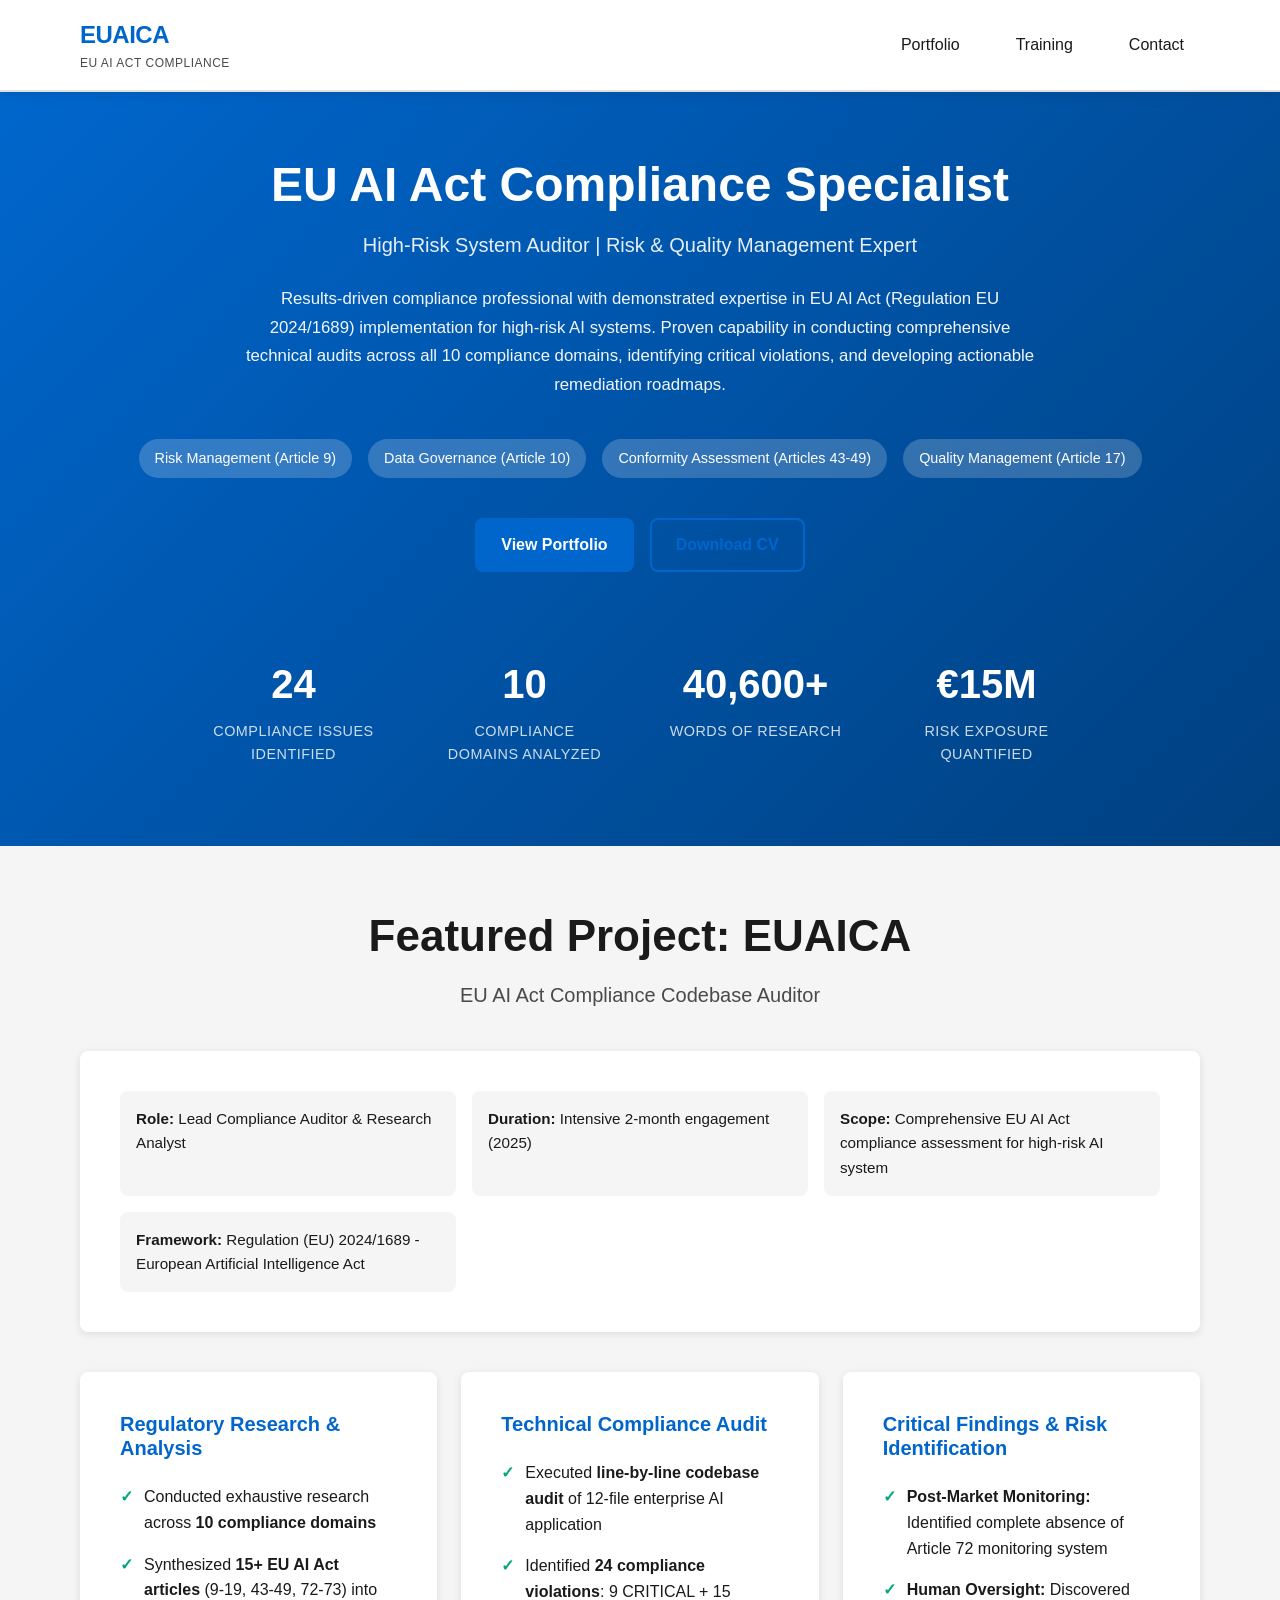
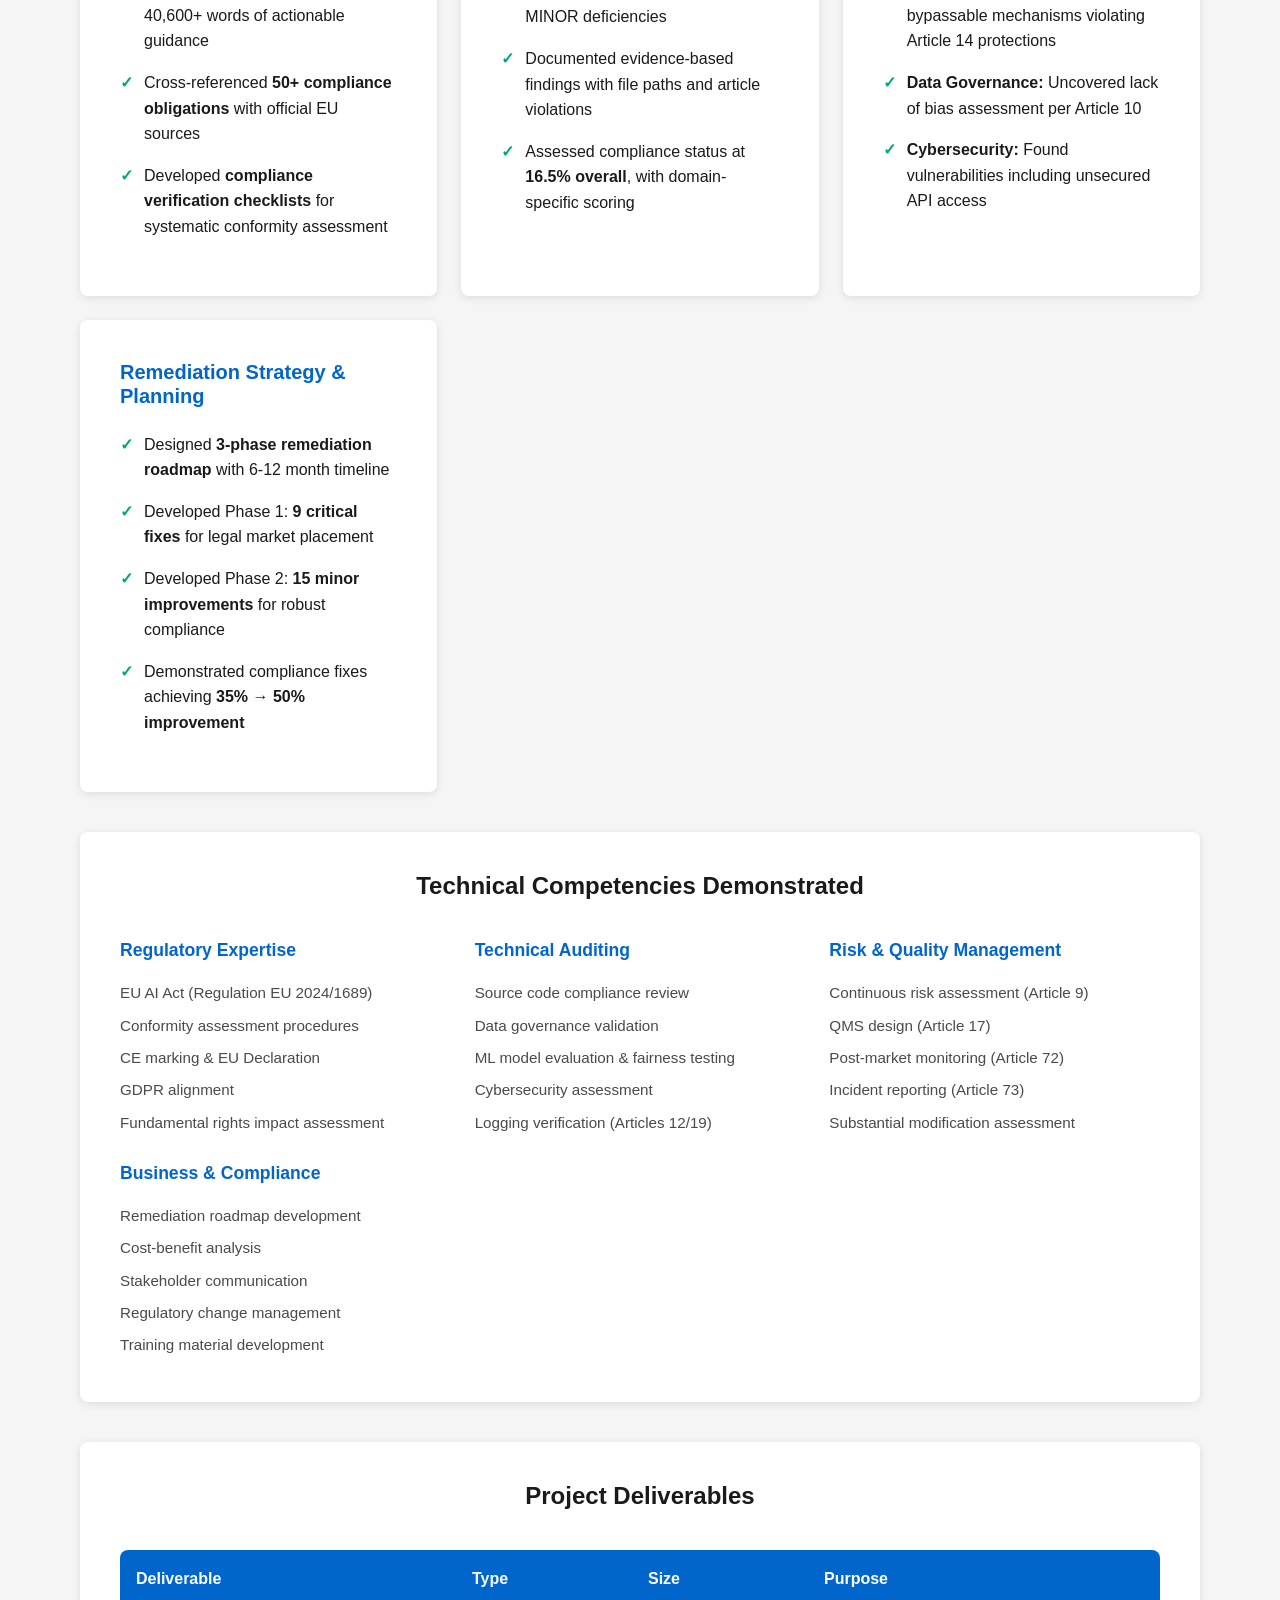
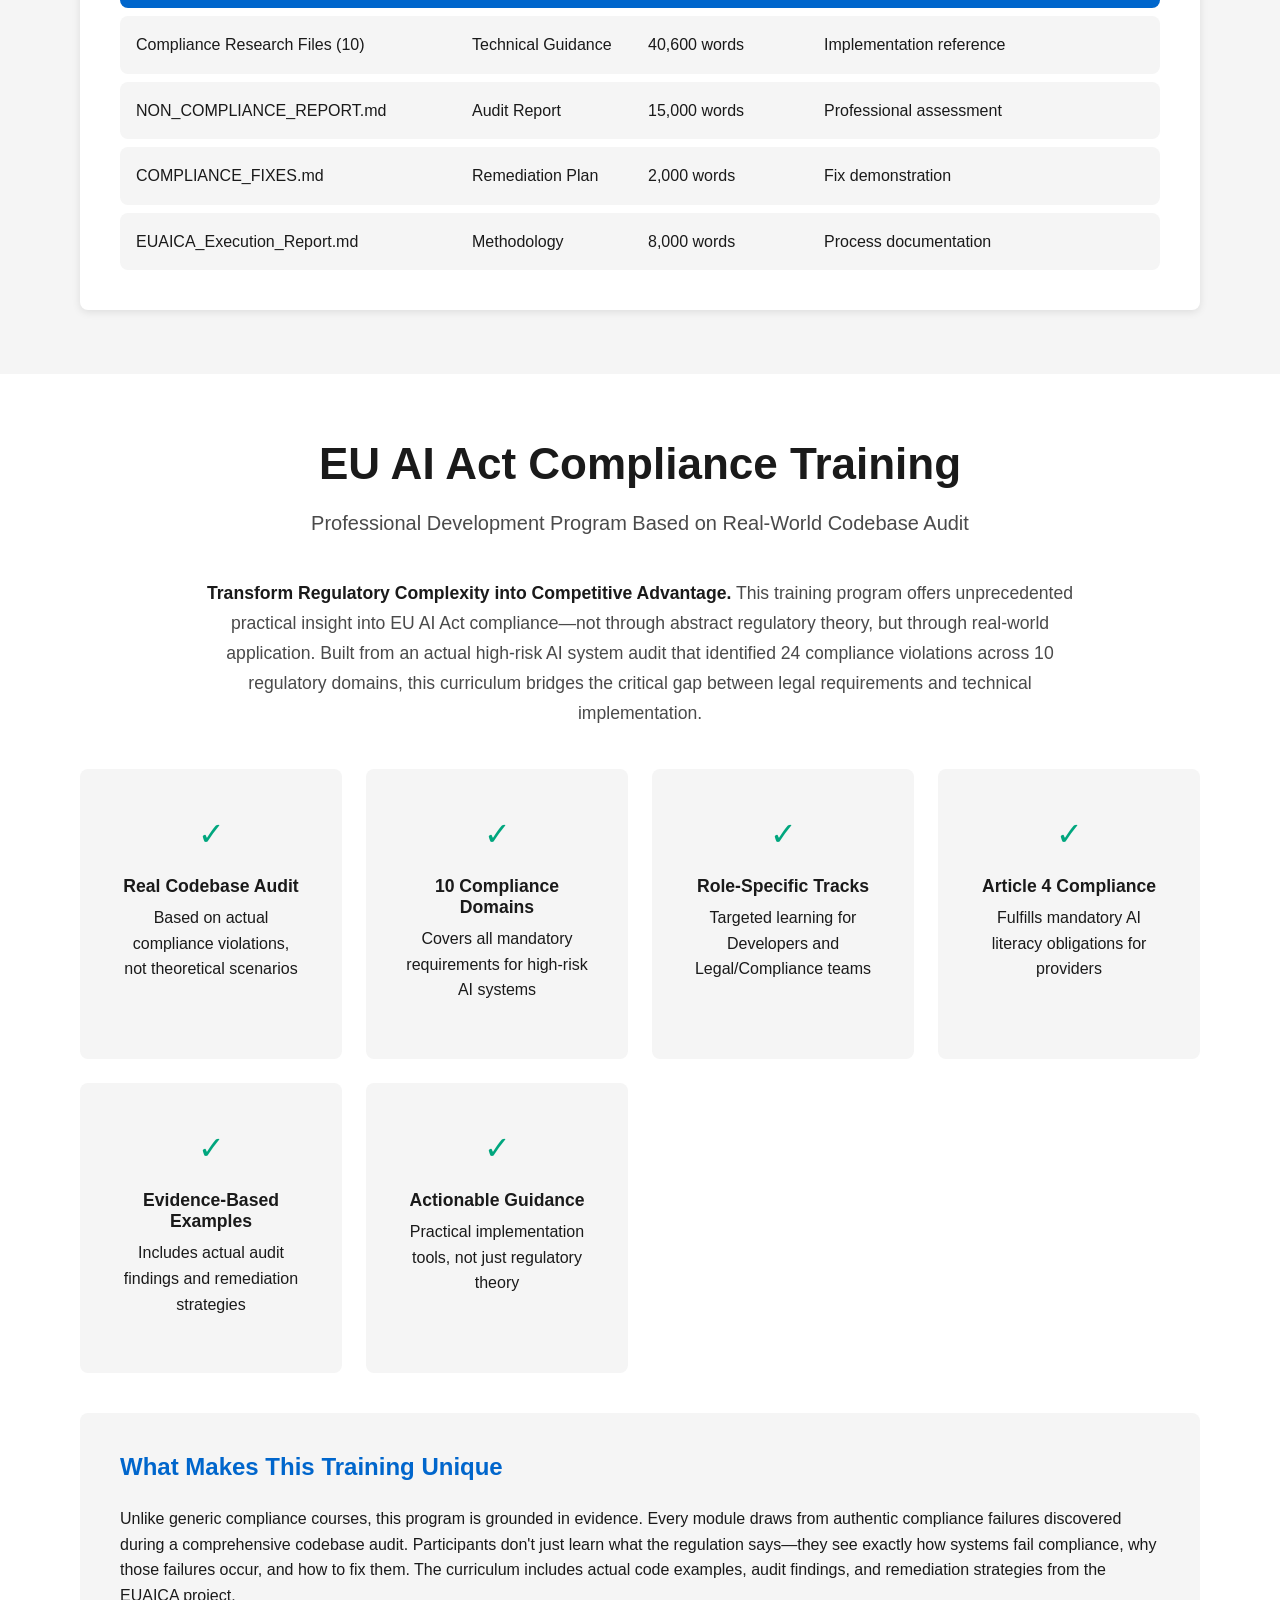
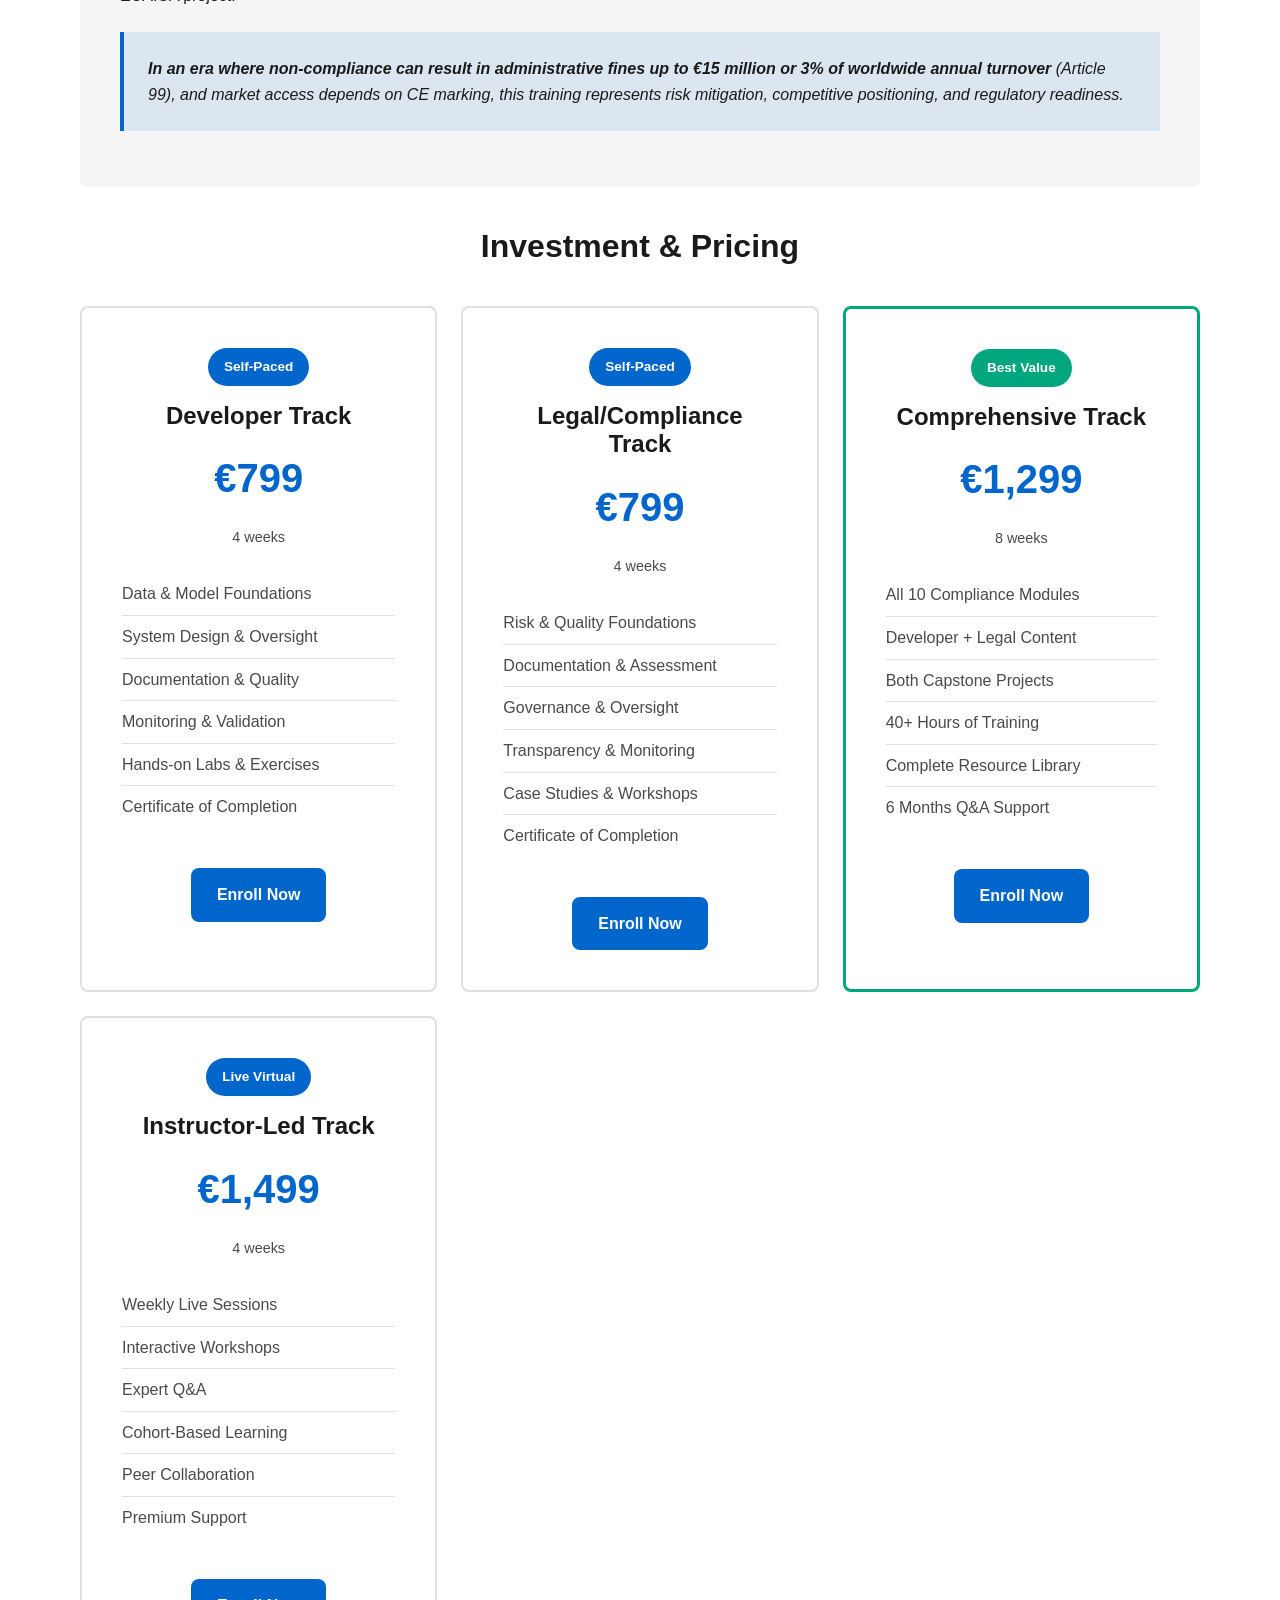
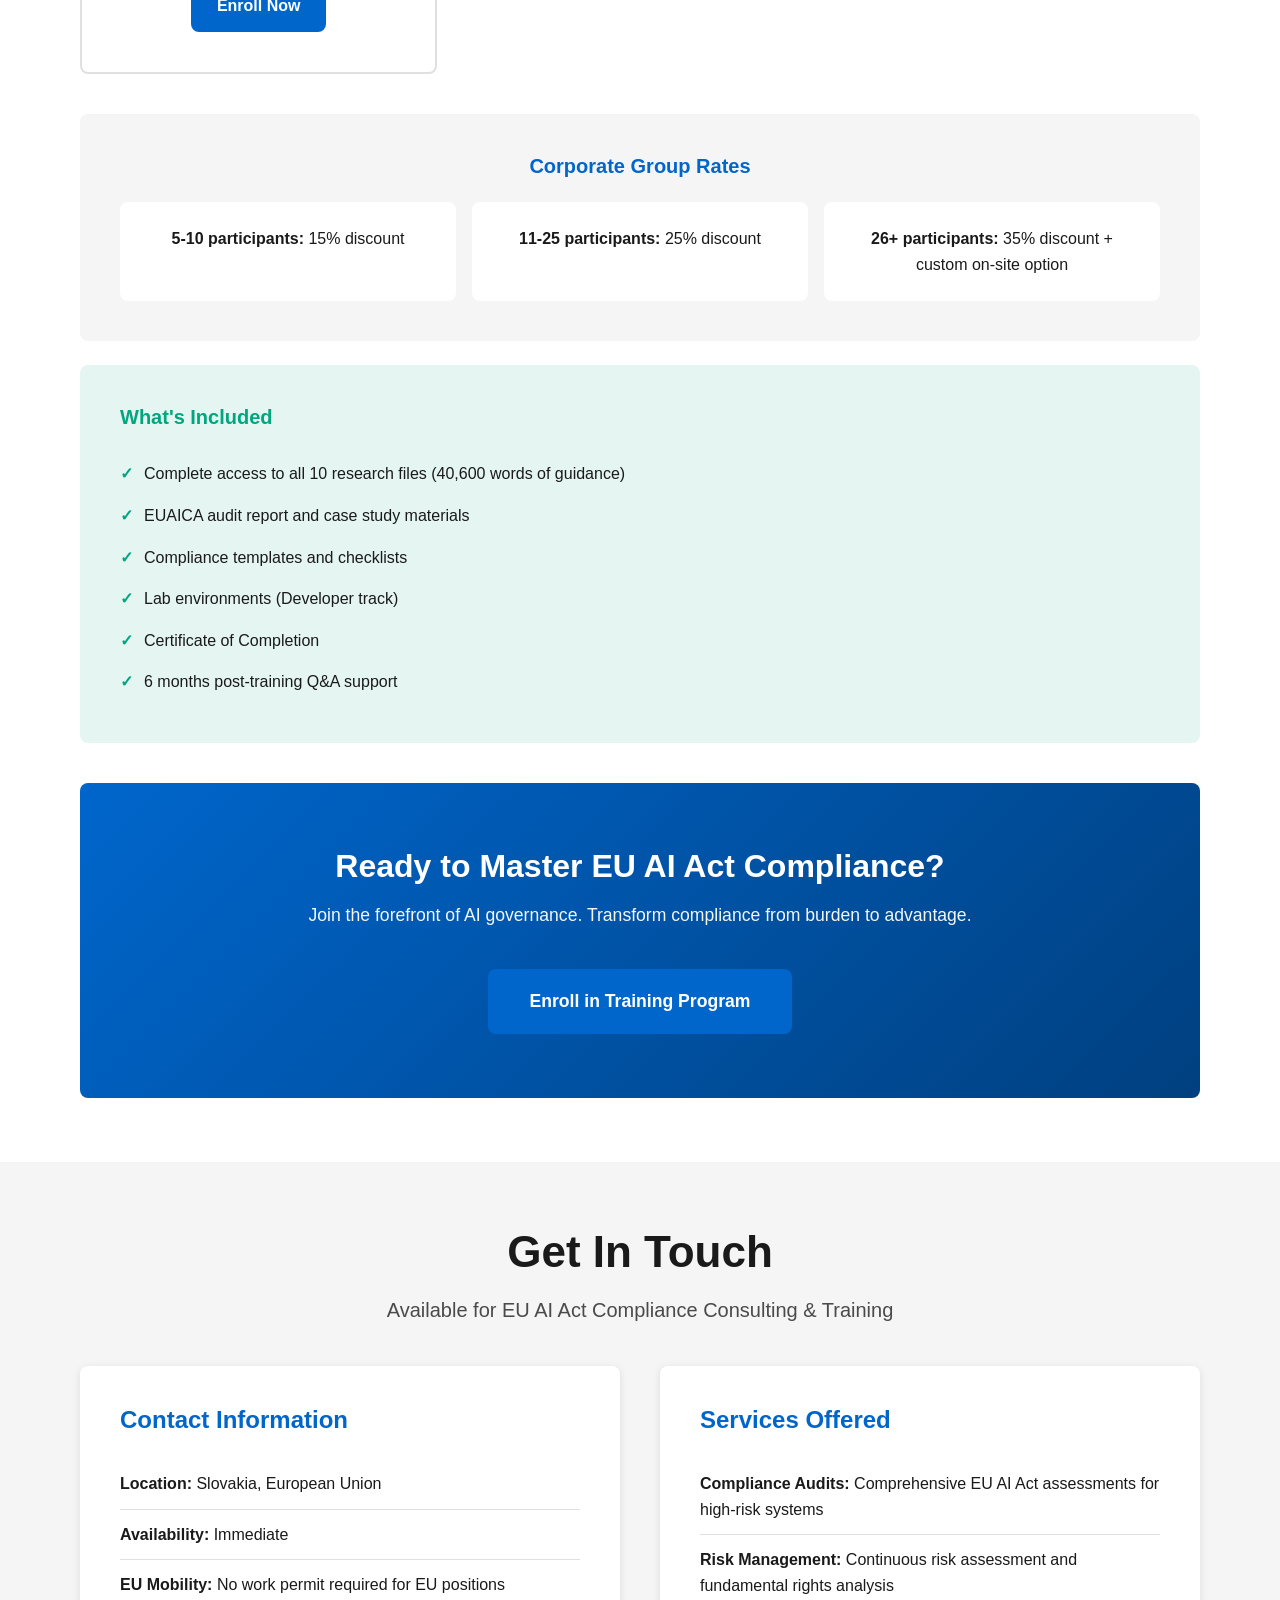
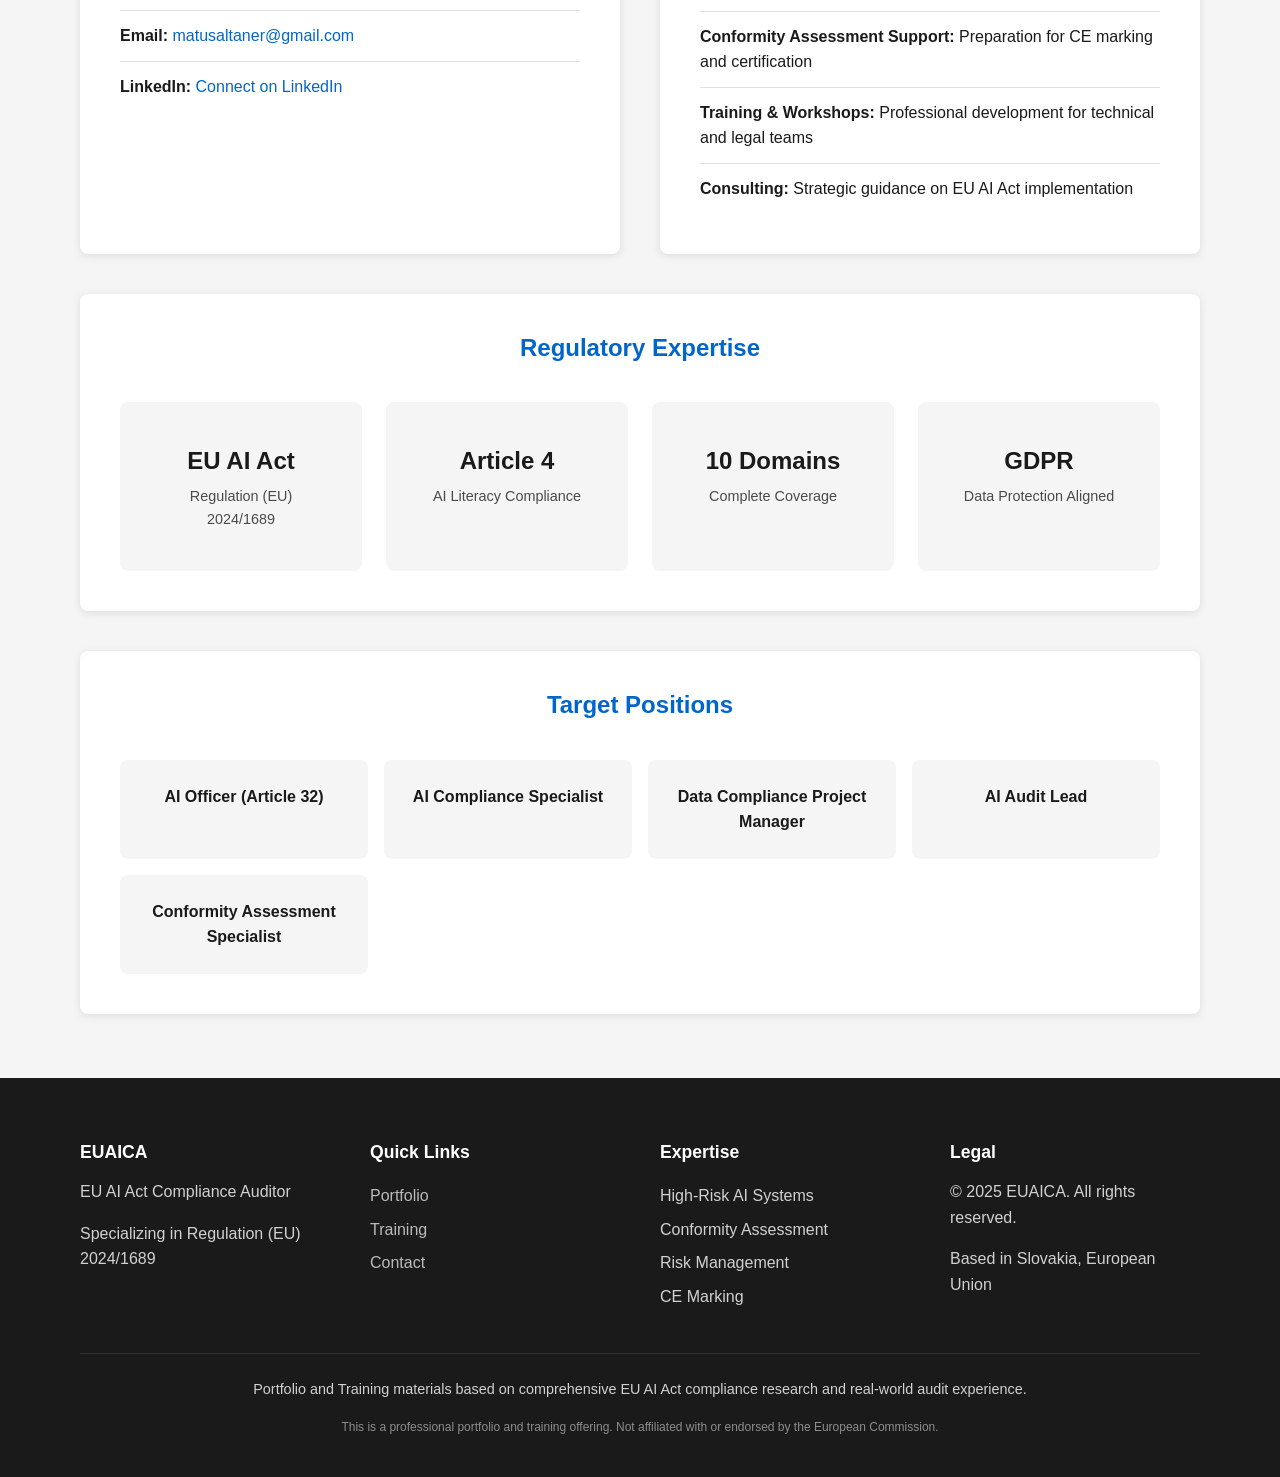
<file: index.html>
<!DOCTYPE html>
<html lang="en">
<head>
    <meta charset="UTF-8">
    <meta name="viewport" content="width=device-width, initial-scale=1.0">
    <meta name="description" content="EU AI Act Compliance Specialist offering expert audit services and professional training for high-risk AI systems under Regulation (EU) 2024/1689">
    <meta name="keywords" content="EU AI Act, AI Compliance, High-Risk AI Systems, Regulation 2024/1689, AI Audit, AI Training">
    <title>EU AI Act Compliance Specialist | EUAICA Portfolio & Training</title>
    <link rel="stylesheet" href="styles.css">
</head>
<body>
    <!-- Navigation -->
    <nav class="navbar">
        <div class="container">
            <div class="nav-brand">
                <strong>EUAICA</strong>
                <span class="nav-tagline">EU AI Act Compliance</span>
            </div>
            <ul class="nav-menu">
                <li><a href="#portfolio">Portfolio</a></li>
                <li><a href="#training">Training</a></li>
                <li><a href="#contact">Contact</a></li>
            </ul>
        </div>
    </nav>

    <!-- Hero Section -->
    <header class="hero">
        <div class="container">
            <div class="hero-content">
                <h1 class="hero-title">EU AI Act Compliance Specialist</h1>
                <p class="hero-subtitle">High-Risk System Auditor | Risk & Quality Management Expert</p>
                <p class="hero-description">
                    Results-driven compliance professional with demonstrated expertise in EU AI Act (Regulation EU 2024/1689)
                    implementation for high-risk AI systems. Proven capability in conducting comprehensive technical audits
                    across all 10 compliance domains, identifying critical violations, and developing actionable remediation roadmaps.
                </p>
                <div class="hero-specialties">
                    <span class="specialty-tag">Risk Management (Article 9)</span>
                    <span class="specialty-tag">Data Governance (Article 10)</span>
                    <span class="specialty-tag">Conformity Assessment (Articles 43-49)</span>
                    <span class="specialty-tag">Quality Management (Article 17)</span>
                </div>
                <div class="hero-cta">
                    <a href="#portfolio" class="btn btn-primary">View Portfolio</a>
                    <a href="CV_Matus_Altaner..pdf" class="btn btn-secondary" download>Download CV</a>
                </div>
                <div class="hero-stats">
                    <div class="stat-item">
                        <div class="stat-number">24</div>
                        <div class="stat-label">Compliance Issues Identified</div>
                    </div>
                    <div class="stat-item">
                        <div class="stat-number">10</div>
                        <div class="stat-label">Compliance Domains Analyzed</div>
                    </div>
                    <div class="stat-item">
                        <div class="stat-number">40,600+</div>
                        <div class="stat-label">Words of Research</div>
                    </div>
                    <div class="stat-item">
                        <div class="stat-number">€15M</div>
                        <div class="stat-label">Risk Exposure Quantified</div>
                    </div>
                </div>
            </div>
        </div>
    </header>

    <!-- Portfolio Section -->
    <section id="portfolio" class="portfolio">
        <div class="container">
            <h2 class="section-title">Featured Project: EUAICA</h2>
            <p class="section-subtitle">EU AI Act Compliance Codebase Auditor</p>

            <div class="project-overview">
                <div class="project-meta">
                    <div class="meta-item">
                        <strong>Role:</strong> Lead Compliance Auditor & Research Analyst
                    </div>
                    <div class="meta-item">
                        <strong>Duration:</strong> Intensive 2-month engagement (2025)
                    </div>
                    <div class="meta-item">
                        <strong>Scope:</strong> Comprehensive EU AI Act compliance assessment for high-risk AI system
                    </div>
                    <div class="meta-item">
                        <strong>Framework:</strong> Regulation (EU) 2024/1689 - European Artificial Intelligence Act
                    </div>
                </div>
            </div>

            <div class="achievements-grid">
                <div class="achievement-card">
                    <h3>Regulatory Research & Analysis</h3>
                    <ul class="achievement-list">
                        <li>Conducted exhaustive research across <strong>10 compliance domains</strong></li>
                        <li>Synthesized <strong>15+ EU AI Act articles</strong> (9-19, 43-49, 72-73) into 40,600+ words of actionable guidance</li>
                        <li>Cross-referenced <strong>50+ compliance obligations</strong> with official EU sources</li>
                        <li>Developed <strong>compliance verification checklists</strong> for systematic conformity assessment</li>
                    </ul>
                </div>

                <div class="achievement-card">
                    <h3>Technical Compliance Audit</h3>
                    <ul class="achievement-list">
                        <li>Executed <strong>line-by-line codebase audit</strong> of 12-file enterprise AI application</li>
                        <li>Identified <strong>24 compliance violations</strong>: 9 CRITICAL + 15 MINOR deficiencies</li>
                        <li>Documented evidence-based findings with file paths and article violations</li>
                        <li>Assessed compliance status at <strong>16.5% overall</strong>, with domain-specific scoring</li>
                    </ul>
                </div>

                <div class="achievement-card">
                    <h3>Critical Findings & Risk Identification</h3>
                    <ul class="achievement-list">
                        <li><strong>Post-Market Monitoring:</strong> Identified complete absence of Article 72 monitoring system</li>
                        <li><strong>Human Oversight:</strong> Discovered bypassable mechanisms violating Article 14 protections</li>
                        <li><strong>Data Governance:</strong> Uncovered lack of bias assessment per Article 10</li>
                        <li><strong>Cybersecurity:</strong> Found vulnerabilities including unsecured API access</li>
                    </ul>
                </div>

                <div class="achievement-card">
                    <h3>Remediation Strategy & Planning</h3>
                    <ul class="achievement-list">
                        <li>Designed <strong>3-phase remediation roadmap</strong> with 6-12 month timeline</li>
                        <li>Developed Phase 1: <strong>9 critical fixes</strong> for legal market placement</li>
                        <li>Developed Phase 2: <strong>15 minor improvements</strong> for robust compliance</li>
                        <li>Demonstrated compliance fixes achieving <strong>35% → 50% improvement</strong></li>
                    </ul>
                </div>
            </div>

            <div class="competencies">
                <h3>Technical Competencies Demonstrated</h3>
                <div class="competency-grid">
                    <div class="competency-category">
                        <h4>Regulatory Expertise</h4>
                        <ul>
                            <li>EU AI Act (Regulation EU 2024/1689)</li>
                            <li>Conformity assessment procedures</li>
                            <li>CE marking & EU Declaration</li>
                            <li>GDPR alignment</li>
                            <li>Fundamental rights impact assessment</li>
                        </ul>
                    </div>
                    <div class="competency-category">
                        <h4>Technical Auditing</h4>
                        <ul>
                            <li>Source code compliance review</li>
                            <li>Data governance validation</li>
                            <li>ML model evaluation & fairness testing</li>
                            <li>Cybersecurity assessment</li>
                            <li>Logging verification (Articles 12/19)</li>
                        </ul>
                    </div>
                    <div class="competency-category">
                        <h4>Risk & Quality Management</h4>
                        <ul>
                            <li>Continuous risk assessment (Article 9)</li>
                            <li>QMS design (Article 17)</li>
                            <li>Post-market monitoring (Article 72)</li>
                            <li>Incident reporting (Article 73)</li>
                            <li>Substantial modification assessment</li>
                        </ul>
                    </div>
                    <div class="competency-category">
                        <h4>Business & Compliance</h4>
                        <ul>
                            <li>Remediation roadmap development</li>
                            <li>Cost-benefit analysis</li>
                            <li>Stakeholder communication</li>
                            <li>Regulatory change management</li>
                            <li>Training material development</li>
                        </ul>
                    </div>
                </div>
            </div>

            <div class="deliverables">
                <h3>Project Deliverables</h3>
                <div class="deliverables-table">
                    <div class="deliverable-row deliverable-header">
                        <div>Deliverable</div>
                        <div>Type</div>
                        <div>Size</div>
                        <div>Purpose</div>
                    </div>
                    <div class="deliverable-row">
                        <div>Compliance Research Files (10)</div>
                        <div>Technical Guidance</div>
                        <div>40,600 words</div>
                        <div>Implementation reference</div>
                    </div>
                    <div class="deliverable-row">
                        <div>NON_COMPLIANCE_REPORT.md</div>
                        <div>Audit Report</div>
                        <div>15,000 words</div>
                        <div>Professional assessment</div>
                    </div>
                    <div class="deliverable-row">
                        <div>COMPLIANCE_FIXES.md</div>
                        <div>Remediation Plan</div>
                        <div>2,000 words</div>
                        <div>Fix demonstration</div>
                    </div>
                    <div class="deliverable-row">
                        <div>EUAICA_Execution_Report.md</div>
                        <div>Methodology</div>
                        <div>8,000 words</div>
                        <div>Process documentation</div>
                    </div>
                </div>
            </div>
        </div>
    </section>

    <!-- Training Section -->
    <section id="training" class="training">
        <div class="container">
            <h2 class="section-title">EU AI Act Compliance Training</h2>
            <p class="section-subtitle">Professional Development Program Based on Real-World Codebase Audit</p>

            <div class="training-intro">
                <p class="training-description">
                    <strong>Transform Regulatory Complexity into Competitive Advantage.</strong>
                    This training program offers unprecedented practical insight into EU AI Act compliance—not through
                    abstract regulatory theory, but through real-world application. Built from an actual high-risk AI
                    system audit that identified 24 compliance violations across 10 regulatory domains, this curriculum
                    bridges the critical gap between legal requirements and technical implementation.
                </p>
            </div>

            <div class="training-features">
                <div class="feature-card">
                    <div class="feature-icon">✓</div>
                    <h3>Real Codebase Audit</h3>
                    <p>Based on actual compliance violations, not theoretical scenarios</p>
                </div>
                <div class="feature-card">
                    <div class="feature-icon">✓</div>
                    <h3>10 Compliance Domains</h3>
                    <p>Covers all mandatory requirements for high-risk AI systems</p>
                </div>
                <div class="feature-card">
                    <div class="feature-icon">✓</div>
                    <h3>Role-Specific Tracks</h3>
                    <p>Targeted learning for Developers and Legal/Compliance teams</p>
                </div>
                <div class="feature-card">
                    <div class="feature-icon">✓</div>
                    <h3>Article 4 Compliance</h3>
                    <p>Fulfills mandatory AI literacy obligations for providers</p>
                </div>
                <div class="feature-card">
                    <div class="feature-icon">✓</div>
                    <h3>Evidence-Based Examples</h3>
                    <p>Includes actual audit findings and remediation strategies</p>
                </div>
                <div class="feature-card">
                    <div class="feature-icon">✓</div>
                    <h3>Actionable Guidance</h3>
                    <p>Practical implementation tools, not just regulatory theory</p>
                </div>
            </div>

            <div class="training-value">
                <h3>What Makes This Training Unique</h3>
                <p>
                    Unlike generic compliance courses, this program is grounded in evidence. Every module draws from
                    authentic compliance failures discovered during a comprehensive codebase audit. Participants don't
                    just learn what the regulation says—they see exactly how systems fail compliance, why those failures
                    occur, and how to fix them. The curriculum includes actual code examples, audit findings, and
                    remediation strategies from the EUAICA project.
                </p>
                <p class="training-impact">
                    <strong>In an era where non-compliance can result in administrative fines up to €15 million or 3%
                    of worldwide annual turnover</strong> (Article 99), and market access depends on CE marking, this
                    training represents risk mitigation, competitive positioning, and regulatory readiness.
                </p>
            </div>

            <div class="pricing">
                <h3>Investment & Pricing</h3>
                <div class="pricing-grid">
                    <div class="pricing-card">
                        <div class="pricing-badge">Self-Paced</div>
                        <h4>Developer Track</h4>
                        <div class="price">€799</div>
                        <div class="duration">4 weeks</div>
                        <ul class="pricing-features">
                            <li>Data & Model Foundations</li>
                            <li>System Design & Oversight</li>
                            <li>Documentation & Quality</li>
                            <li>Monitoring & Validation</li>
                            <li>Hands-on Labs & Exercises</li>
                            <li>Certificate of Completion</li>
                        </ul>
                        <a href="#contact" class="btn btn-primary">Enroll Now</a>
                    </div>

                    <div class="pricing-card">
                        <div class="pricing-badge">Self-Paced</div>
                        <h4>Legal/Compliance Track</h4>
                        <div class="price">€799</div>
                        <div class="duration">4 weeks</div>
                        <ul class="pricing-features">
                            <li>Risk & Quality Foundations</li>
                            <li>Documentation & Assessment</li>
                            <li>Governance & Oversight</li>
                            <li>Transparency & Monitoring</li>
                            <li>Case Studies & Workshops</li>
                            <li>Certificate of Completion</li>
                        </ul>
                        <a href="#contact" class="btn btn-primary">Enroll Now</a>
                    </div>

                    <div class="pricing-card featured">
                        <div class="pricing-badge featured-badge">Best Value</div>
                        <h4>Comprehensive Track</h4>
                        <div class="price">€1,299</div>
                        <div class="duration">8 weeks</div>
                        <ul class="pricing-features">
                            <li>All 10 Compliance Modules</li>
                            <li>Developer + Legal Content</li>
                            <li>Both Capstone Projects</li>
                            <li>40+ Hours of Training</li>
                            <li>Complete Resource Library</li>
                            <li>6 Months Q&A Support</li>
                        </ul>
                        <a href="#contact" class="btn btn-primary">Enroll Now</a>
                    </div>

                    <div class="pricing-card">
                        <div class="pricing-badge">Live Virtual</div>
                        <h4>Instructor-Led Track</h4>
                        <div class="price">€1,499</div>
                        <div class="duration">4 weeks</div>
                        <ul class="pricing-features">
                            <li>Weekly Live Sessions</li>
                            <li>Interactive Workshops</li>
                            <li>Expert Q&A</li>
                            <li>Cohort-Based Learning</li>
                            <li>Peer Collaboration</li>
                            <li>Premium Support</li>
                        </ul>
                        <a href="#contact" class="btn btn-primary">Enroll Now</a>
                    </div>
                </div>

                <div class="corporate-pricing">
                    <h4>Corporate Group Rates</h4>
                    <div class="corporate-tiers">
                        <div class="tier">
                            <strong>5-10 participants:</strong> 15% discount
                        </div>
                        <div class="tier">
                            <strong>11-25 participants:</strong> 25% discount
                        </div>
                        <div class="tier">
                            <strong>26+ participants:</strong> 35% discount + custom on-site option
                        </div>
                    </div>
                </div>

                <div class="included">
                    <h4>What's Included</h4>
                    <ul class="included-list">
                        <li>Complete access to all 10 research files (40,600 words of guidance)</li>
                        <li>EUAICA audit report and case study materials</li>
                        <li>Compliance templates and checklists</li>
                        <li>Lab environments (Developer track)</li>
                        <li>Certificate of Completion</li>
                        <li>6 months post-training Q&A support</li>
                    </ul>
                </div>
            </div>

            <div class="training-cta">
                <h3>Ready to Master EU AI Act Compliance?</h3>
                <p>Join the forefront of AI governance. Transform compliance from burden to advantage.</p>
                <a href="#contact" class="btn btn-primary btn-large">Enroll in Training Program</a>
            </div>
        </div>
    </section>

    <!-- Contact & Trust Section -->
    <section id="contact" class="contact">
        <div class="container">
            <h2 class="section-title">Get In Touch</h2>
            <p class="section-subtitle">Available for EU AI Act Compliance Consulting & Training</p>

            <div class="contact-grid">
                <div class="contact-info">
                    <h3>Contact Information</h3>
                    <div class="contact-item">
                        <strong>Location:</strong> Slovakia, European Union
                    </div>
                    <div class="contact-item">
                        <strong>Availability:</strong> Immediate
                    </div>
                    <div class="contact-item">
                        <strong>EU Mobility:</strong> No work permit required for EU positions
                    </div>
                    <div class="contact-item">
                        <strong>Email:</strong> <a href="mailto:matusaltaner@gmail.com">matusaltaner@gmail.com</a>
                    </div>
                    <div class="contact-item">
                        <strong>LinkedIn:</strong> <a href="https://www.linkedin.com/in/janeviem/" target="_blank">Connect on LinkedIn</a>
                    </div>
                </div>

                <div class="services-offered">
                    <h3>Services Offered</h3>
                    <ul class="services-list">
                        <li><strong>Compliance Audits:</strong> Comprehensive EU AI Act assessments for high-risk systems</li>
                        <li><strong>Risk Management:</strong> Continuous risk assessment and fundamental rights analysis</li>
                        <li><strong>Conformity Assessment Support:</strong> Preparation for CE marking and certification</li>
                        <li><strong>Training & Workshops:</strong> Professional development for technical and legal teams</li>
                        <li><strong>Consulting:</strong> Strategic guidance on EU AI Act implementation</li>
                    </ul>
                </div>
            </div>

            <div class="trust-section">
                <h3>Regulatory Expertise</h3>
                <div class="trust-badges">
                    <div class="trust-badge">
                        <div class="badge-title">EU AI Act</div>
                        <div class="badge-subtitle">Regulation (EU) 2024/1689</div>
                    </div>
                    <div class="trust-badge">
                        <div class="badge-title">Article 4</div>
                        <div class="badge-subtitle">AI Literacy Compliance</div>
                    </div>
                    <div class="trust-badge">
                        <div class="badge-title">10 Domains</div>
                        <div class="badge-subtitle">Complete Coverage</div>
                    </div>
                    <div class="trust-badge">
                        <div class="badge-title">GDPR</div>
                        <div class="badge-subtitle">Data Protection Aligned</div>
                    </div>
                </div>
            </div>

            <div class="target-roles">
                <h3>Target Positions</h3>
                <div class="roles-grid">
                    <div class="role-card">AI Officer (Article 32)</div>
                    <div class="role-card">AI Compliance Specialist</div>
                    <div class="role-card">Data Compliance Project Manager</div>
                    <div class="role-card">AI Audit Lead</div>
                    <div class="role-card">Conformity Assessment Specialist</div>
                </div>
            </div>
        </div>
    </section>

    <!-- Footer -->
    <footer class="footer">
        <div class="container">
            <div class="footer-content">
                <div class="footer-section">
                    <h4>EUAICA</h4>
                    <p>EU AI Act Compliance Auditor</p>
                    <p>Specializing in Regulation (EU) 2024/1689</p>
                </div>
                <div class="footer-section">
                    <h4>Quick Links</h4>
                    <ul>
                        <li><a href="#portfolio">Portfolio</a></li>
                        <li><a href="#training">Training</a></li>
                        <li><a href="#contact">Contact</a></li>
                    </ul>
                </div>
                <div class="footer-section">
                    <h4>Expertise</h4>
                    <ul>
                        <li>High-Risk AI Systems</li>
                        <li>Conformity Assessment</li>
                        <li>Risk Management</li>
                        <li>CE Marking</li>
                    </ul>
                </div>
                <div class="footer-section">
                    <h4>Legal</h4>
                    <p>© 2025 EUAICA. All rights reserved.</p>
                    <p>Based in Slovakia, European Union</p>
                </div>
            </div>
            <div class="footer-bottom">
                <p>Portfolio and Training materials based on comprehensive EU AI Act compliance research and real-world audit experience.</p>
                <p><small>This is a professional portfolio and training offering. Not affiliated with or endorsed by the European Commission.</small></p>
            </div>
        </div>
    </footer>
</body>
</html>
</file>
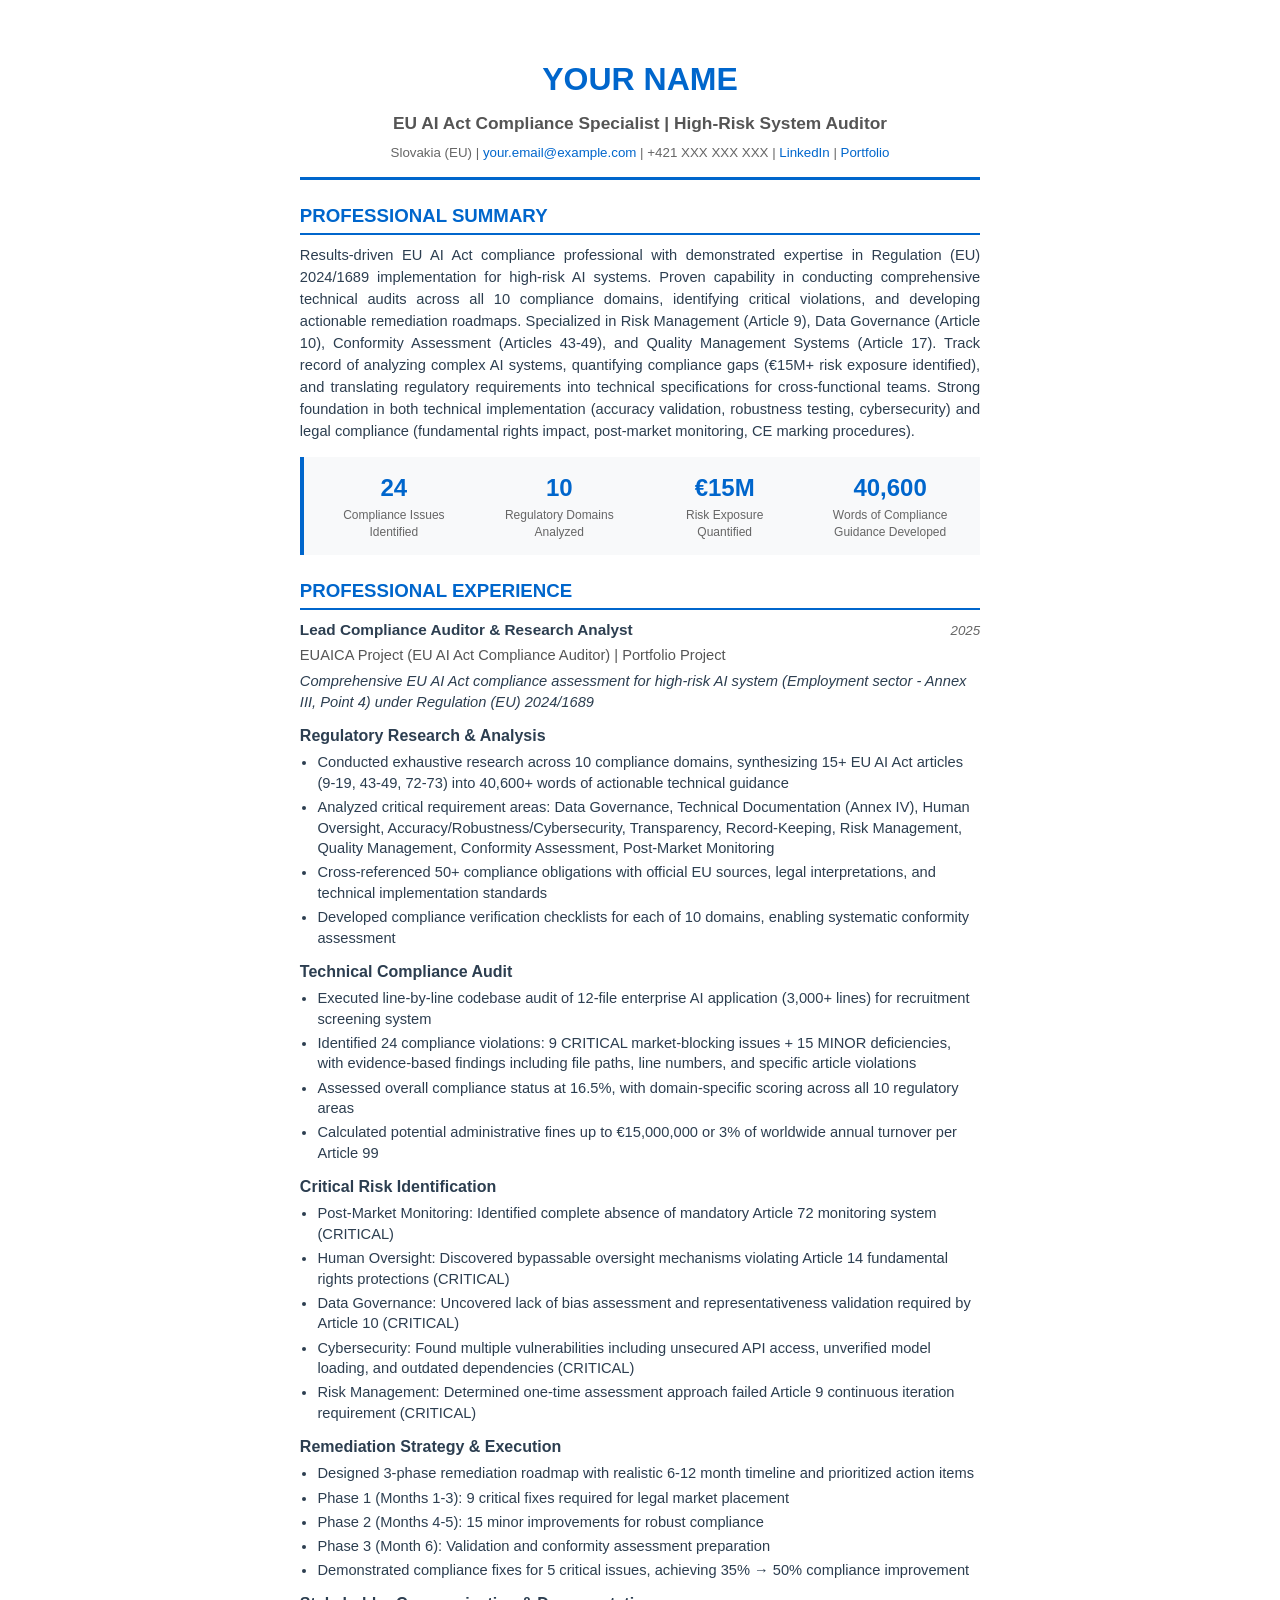
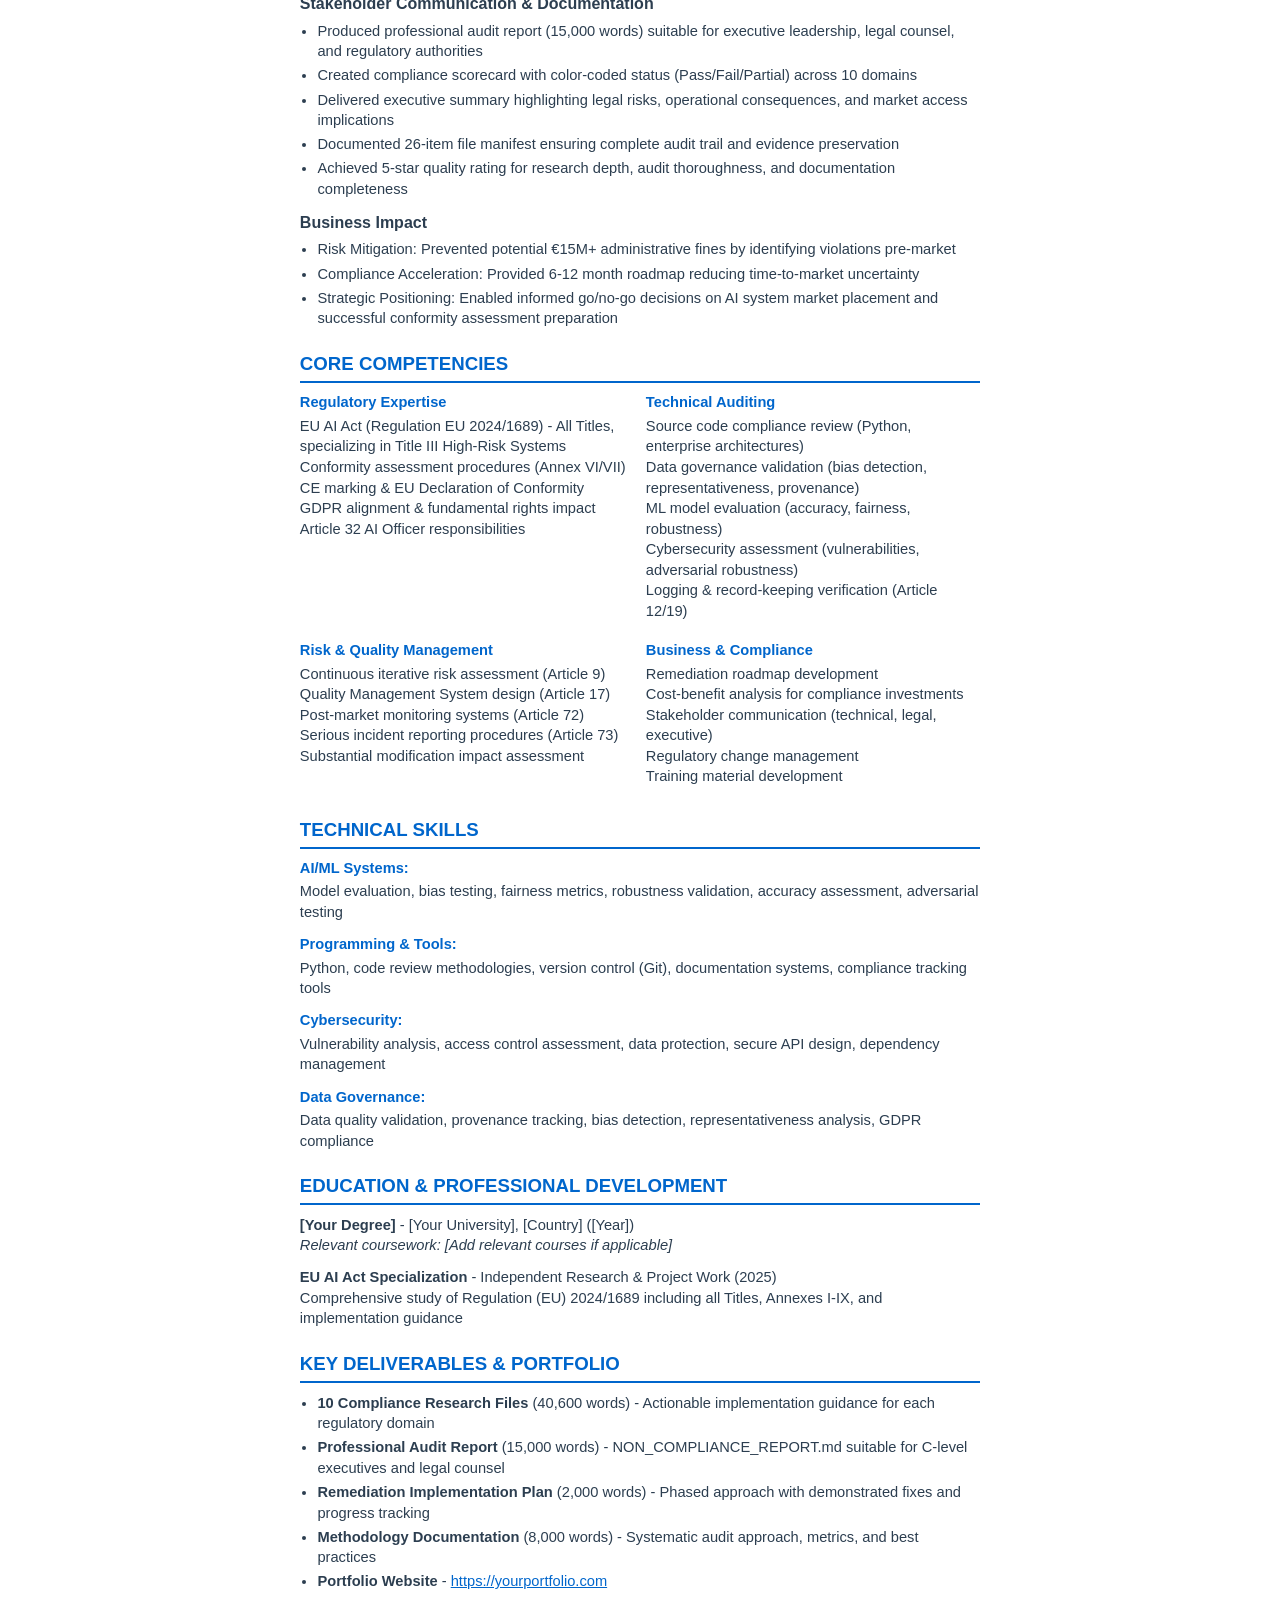
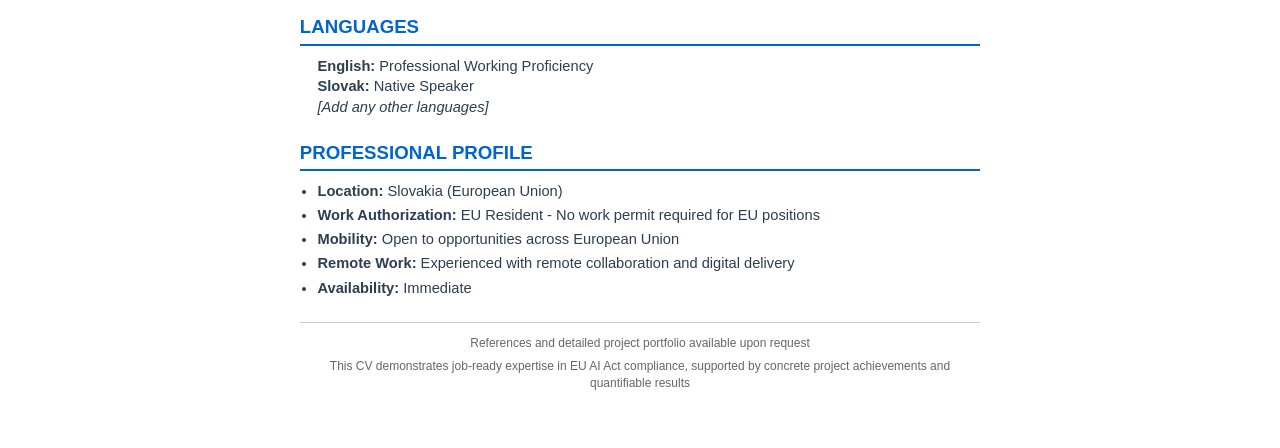
<file: cv.html>
<!DOCTYPE html>
<html lang="en">
<head>
    <meta charset="UTF-8">
    <meta name="viewport" content="width=device-width, initial-scale=1.0">
    <title>CV - EU AI Act Compliance Specialist</title>
    <style>
        @page {
            margin: 1.5cm;
        }

        * {
            margin: 0;
            padding: 0;
            box-sizing: border-box;
        }

        body {
            font-family: 'Calibri', 'Arial', sans-serif;
            font-size: 11pt;
            line-height: 1.4;
            color: #2c3e50;
            max-width: 21cm;
            margin: 0 auto;
            padding: 1.5cm;
            background: white;
        }

        /* Header */
        .header {
            text-align: center;
            margin-bottom: 1.5em;
            border-bottom: 3px solid #0066CC;
            padding-bottom: 1em;
        }

        .name {
            font-size: 24pt;
            font-weight: bold;
            color: #0066CC;
            margin-bottom: 0.3em;
        }

        .title {
            font-size: 13pt;
            color: #555;
            font-weight: 600;
            margin-bottom: 0.5em;
        }

        .contact {
            font-size: 10pt;
            color: #666;
        }

        .contact a {
            color: #0066CC;
            text-decoration: none;
        }

        /* Section Headers */
        h2 {
            font-size: 14pt;
            color: #0066CC;
            font-weight: bold;
            margin-top: 1.2em;
            margin-bottom: 0.5em;
            border-bottom: 2px solid #0066CC;
            padding-bottom: 0.2em;
        }

        h3 {
            font-size: 12pt;
            color: #2c3e50;
            font-weight: bold;
            margin-top: 0.8em;
            margin-bottom: 0.3em;
        }

        /* Professional Summary */
        .summary {
            margin-bottom: 1em;
            text-align: justify;
            line-height: 1.5;
        }

        /* Experience Section */
        .experience-item {
            margin-bottom: 1.2em;
        }

        .job-header {
            display: flex;
            justify-content: space-between;
            align-items: baseline;
            margin-bottom: 0.3em;
        }

        .job-title {
            font-weight: bold;
            font-size: 11.5pt;
            color: #2c3e50;
        }

        .job-date {
            font-size: 10pt;
            color: #666;
            font-style: italic;
        }

        .company {
            font-size: 11pt;
            color: #555;
            margin-bottom: 0.4em;
        }

        /* Lists */
        ul {
            margin-left: 1.2em;
            margin-bottom: 0.5em;
        }

        li {
            margin-bottom: 0.25em;
            line-height: 1.4;
        }

        /* Skills */
        .skills-grid {
            display: grid;
            grid-template-columns: 1fr 1fr;
            gap: 0.8em;
            margin-bottom: 1em;
        }

        .skill-category {
            margin-bottom: 0.5em;
        }

        .skill-category strong {
            color: #0066CC;
            display: block;
            margin-bottom: 0.2em;
        }

        /* Metrics */
        .metrics {
            display: grid;
            grid-template-columns: repeat(4, 1fr);
            gap: 1em;
            margin: 1em 0;
            padding: 1em;
            background: #f8f9fa;
            border-left: 4px solid #0066CC;
        }

        .metric {
            text-align: center;
        }

        .metric-value {
            font-size: 18pt;
            font-weight: bold;
            color: #0066CC;
            display: block;
        }

        .metric-label {
            font-size: 9pt;
            color: #666;
            display: block;
            margin-top: 0.2em;
        }

        /* Education */
        .education-item {
            margin-bottom: 0.8em;
        }

        /* Print Styles */
        @media print {
            body {
                padding: 0;
            }

            .header {
                page-break-after: avoid;
            }

            h2 {
                page-break-after: avoid;
            }

            .experience-item {
                page-break-inside: avoid;
            }
        }
    </style>
</head>
<body>

<div class="header">
    <div class="name">YOUR NAME</div>
    <div class="title">EU AI Act Compliance Specialist | High-Risk System Auditor</div>
    <div class="contact">
        Slovakia (EU) | <a href="mailto:your.email@example.com">your.email@example.com</a> | +421 XXX XXX XXX |
        <a href="https://linkedin.com/in/yourprofile">LinkedIn</a> |
        <a href="https://yourportfolio.com">Portfolio</a>
    </div>
</div>

<h2>PROFESSIONAL SUMMARY</h2>
<div class="summary">
Results-driven EU AI Act compliance professional with demonstrated expertise in Regulation (EU) 2024/1689 implementation for high-risk AI systems. Proven capability in conducting comprehensive technical audits across all 10 compliance domains, identifying critical violations, and developing actionable remediation roadmaps. Specialized in Risk Management (Article 9), Data Governance (Article 10), Conformity Assessment (Articles 43-49), and Quality Management Systems (Article 17). Track record of analyzing complex AI systems, quantifying compliance gaps (€15M+ risk exposure identified), and translating regulatory requirements into technical specifications for cross-functional teams. Strong foundation in both technical implementation (accuracy validation, robustness testing, cybersecurity) and legal compliance (fundamental rights impact, post-market monitoring, CE marking procedures).
</div>

<div class="metrics">
    <div class="metric">
        <span class="metric-value">24</span>
        <span class="metric-label">Compliance Issues<br>Identified</span>
    </div>
    <div class="metric">
        <span class="metric-value">10</span>
        <span class="metric-label">Regulatory Domains<br>Analyzed</span>
    </div>
    <div class="metric">
        <span class="metric-value">€15M</span>
        <span class="metric-label">Risk Exposure<br>Quantified</span>
    </div>
    <div class="metric">
        <span class="metric-value">40,600</span>
        <span class="metric-label">Words of Compliance<br>Guidance Developed</span>
    </div>
</div>

<h2>PROFESSIONAL EXPERIENCE</h2>

<div class="experience-item">
    <div class="job-header">
        <div class="job-title">Lead Compliance Auditor & Research Analyst</div>
        <div class="job-date">2025</div>
    </div>
    <div class="company">EUAICA Project (EU AI Act Compliance Auditor) | Portfolio Project</div>

    <p style="margin-bottom: 0.5em; font-style: italic;">Comprehensive EU AI Act compliance assessment for high-risk AI system (Employment sector - Annex III, Point 4) under Regulation (EU) 2024/1689</p>

    <h3>Regulatory Research & Analysis</h3>
    <ul>
        <li>Conducted exhaustive research across 10 compliance domains, synthesizing 15+ EU AI Act articles (9-19, 43-49, 72-73) into 40,600+ words of actionable technical guidance</li>
        <li>Analyzed critical requirement areas: Data Governance, Technical Documentation (Annex IV), Human Oversight, Accuracy/Robustness/Cybersecurity, Transparency, Record-Keeping, Risk Management, Quality Management, Conformity Assessment, Post-Market Monitoring</li>
        <li>Cross-referenced 50+ compliance obligations with official EU sources, legal interpretations, and technical implementation standards</li>
        <li>Developed compliance verification checklists for each of 10 domains, enabling systematic conformity assessment</li>
    </ul>

    <h3>Technical Compliance Audit</h3>
    <ul>
        <li>Executed line-by-line codebase audit of 12-file enterprise AI application (3,000+ lines) for recruitment screening system</li>
        <li>Identified 24 compliance violations: 9 CRITICAL market-blocking issues + 15 MINOR deficiencies, with evidence-based findings including file paths, line numbers, and specific article violations</li>
        <li>Assessed overall compliance status at 16.5%, with domain-specific scoring across all 10 regulatory areas</li>
        <li>Calculated potential administrative fines up to €15,000,000 or 3% of worldwide annual turnover per Article 99</li>
    </ul>

    <h3>Critical Risk Identification</h3>
    <ul>
        <li>Post-Market Monitoring: Identified complete absence of mandatory Article 72 monitoring system (CRITICAL)</li>
        <li>Human Oversight: Discovered bypassable oversight mechanisms violating Article 14 fundamental rights protections (CRITICAL)</li>
        <li>Data Governance: Uncovered lack of bias assessment and representativeness validation required by Article 10 (CRITICAL)</li>
        <li>Cybersecurity: Found multiple vulnerabilities including unsecured API access, unverified model loading, and outdated dependencies (CRITICAL)</li>
        <li>Risk Management: Determined one-time assessment approach failed Article 9 continuous iteration requirement (CRITICAL)</li>
    </ul>

    <h3>Remediation Strategy & Execution</h3>
    <ul>
        <li>Designed 3-phase remediation roadmap with realistic 6-12 month timeline and prioritized action items</li>
        <li>Phase 1 (Months 1-3): 9 critical fixes required for legal market placement</li>
        <li>Phase 2 (Months 4-5): 15 minor improvements for robust compliance</li>
        <li>Phase 3 (Month 6): Validation and conformity assessment preparation</li>
        <li>Demonstrated compliance fixes for 5 critical issues, achieving 35% → 50% compliance improvement</li>
    </ul>

    <h3>Stakeholder Communication & Documentation</h3>
    <ul>
        <li>Produced professional audit report (15,000 words) suitable for executive leadership, legal counsel, and regulatory authorities</li>
        <li>Created compliance scorecard with color-coded status (Pass/Fail/Partial) across 10 domains</li>
        <li>Delivered executive summary highlighting legal risks, operational consequences, and market access implications</li>
        <li>Documented 26-item file manifest ensuring complete audit trail and evidence preservation</li>
        <li>Achieved 5-star quality rating for research depth, audit thoroughness, and documentation completeness</li>
    </ul>

    <h3>Business Impact</h3>
    <ul>
        <li>Risk Mitigation: Prevented potential €15M+ administrative fines by identifying violations pre-market</li>
        <li>Compliance Acceleration: Provided 6-12 month roadmap reducing time-to-market uncertainty</li>
        <li>Strategic Positioning: Enabled informed go/no-go decisions on AI system market placement and successful conformity assessment preparation</li>
    </ul>
</div>

<h2>CORE COMPETENCIES</h2>

<div class="skills-grid">
    <div class="skill-category">
        <strong>Regulatory Expertise</strong>
        EU AI Act (Regulation EU 2024/1689) - All Titles, specializing in Title III High-Risk Systems<br>
        Conformity assessment procedures (Annex VI/VII)<br>
        CE marking & EU Declaration of Conformity<br>
        GDPR alignment & fundamental rights impact<br>
        Article 32 AI Officer responsibilities
    </div>

    <div class="skill-category">
        <strong>Technical Auditing</strong>
        Source code compliance review (Python, enterprise architectures)<br>
        Data governance validation (bias detection, representativeness, provenance)<br>
        ML model evaluation (accuracy, fairness, robustness)<br>
        Cybersecurity assessment (vulnerabilities, adversarial robustness)<br>
        Logging & record-keeping verification (Article 12/19)
    </div>

    <div class="skill-category">
        <strong>Risk & Quality Management</strong>
        Continuous iterative risk assessment (Article 9)<br>
        Quality Management System design (Article 17)<br>
        Post-market monitoring systems (Article 72)<br>
        Serious incident reporting procedures (Article 73)<br>
        Substantial modification impact assessment
    </div>

    <div class="skill-category">
        <strong>Business & Compliance</strong>
        Remediation roadmap development<br>
        Cost-benefit analysis for compliance investments<br>
        Stakeholder communication (technical, legal, executive)<br>
        Regulatory change management<br>
        Training material development
    </div>
</div>

<h2>TECHNICAL SKILLS</h2>

<div class="skill-category" style="margin-bottom: 0.8em;">
    <strong>AI/ML Systems:</strong> Model evaluation, bias testing, fairness metrics, robustness validation, accuracy assessment, adversarial testing
</div>

<div class="skill-category" style="margin-bottom: 0.8em;">
    <strong>Programming & Tools:</strong> Python, code review methodologies, version control (Git), documentation systems, compliance tracking tools
</div>

<div class="skill-category" style="margin-bottom: 0.8em;">
    <strong>Cybersecurity:</strong> Vulnerability analysis, access control assessment, data protection, secure API design, dependency management
</div>

<div class="skill-category" style="margin-bottom: 0.8em;">
    <strong>Data Governance:</strong> Data quality validation, provenance tracking, bias detection, representativeness analysis, GDPR compliance
</div>

<h2>EDUCATION & PROFESSIONAL DEVELOPMENT</h2>

<div class="education-item">
    <strong>[Your Degree]</strong> - [Your University], [Country] ([Year])<br>
    <em>Relevant coursework: [Add relevant courses if applicable]</em>
</div>

<div class="education-item">
    <strong>EU AI Act Specialization</strong> - Independent Research & Project Work (2025)<br>
    Comprehensive study of Regulation (EU) 2024/1689 including all Titles, Annexes I-IX, and implementation guidance
</div>

<h2>KEY DELIVERABLES & PORTFOLIO</h2>

<ul style="margin-left: 1.2em;">
    <li><strong>10 Compliance Research Files</strong> (40,600 words) - Actionable implementation guidance for each regulatory domain</li>
    <li><strong>Professional Audit Report</strong> (15,000 words) - NON_COMPLIANCE_REPORT.md suitable for C-level executives and legal counsel</li>
    <li><strong>Remediation Implementation Plan</strong> (2,000 words) - Phased approach with demonstrated fixes and progress tracking</li>
    <li><strong>Methodology Documentation</strong> (8,000 words) - Systematic audit approach, metrics, and best practices</li>
    <li><strong>Portfolio Website</strong> - <a href="https://yourportfolio.com" style="color: #0066CC;">https://yourportfolio.com</a></li>
</ul>

<h2>LANGUAGES</h2>

<div style="margin-left: 1.2em;">
    <strong>English:</strong> Professional Working Proficiency<br>
    <strong>Slovak:</strong> Native Speaker<br>
    <em>[Add any other languages]</em>
</div>

<h2>PROFESSIONAL PROFILE</h2>

<ul style="margin-left: 1.2em;">
    <li><strong>Location:</strong> Slovakia (European Union)</li>
    <li><strong>Work Authorization:</strong> EU Resident - No work permit required for EU positions</li>
    <li><strong>Mobility:</strong> Open to opportunities across European Union</li>
    <li><strong>Remote Work:</strong> Experienced with remote collaboration and digital delivery</li>
    <li><strong>Availability:</strong> Immediate</li>
</ul>

<div style="margin-top: 2em; padding-top: 1em; border-top: 1px solid #ccc; text-align: center; font-size: 9pt; color: #666;">
    <p>References and detailed project portfolio available upon request</p>
    <p style="margin-top: 0.5em;">This CV demonstrates job-ready expertise in EU AI Act compliance, supported by concrete project achievements and quantifiable results</p>
</div>

</body>
</html>
</file>
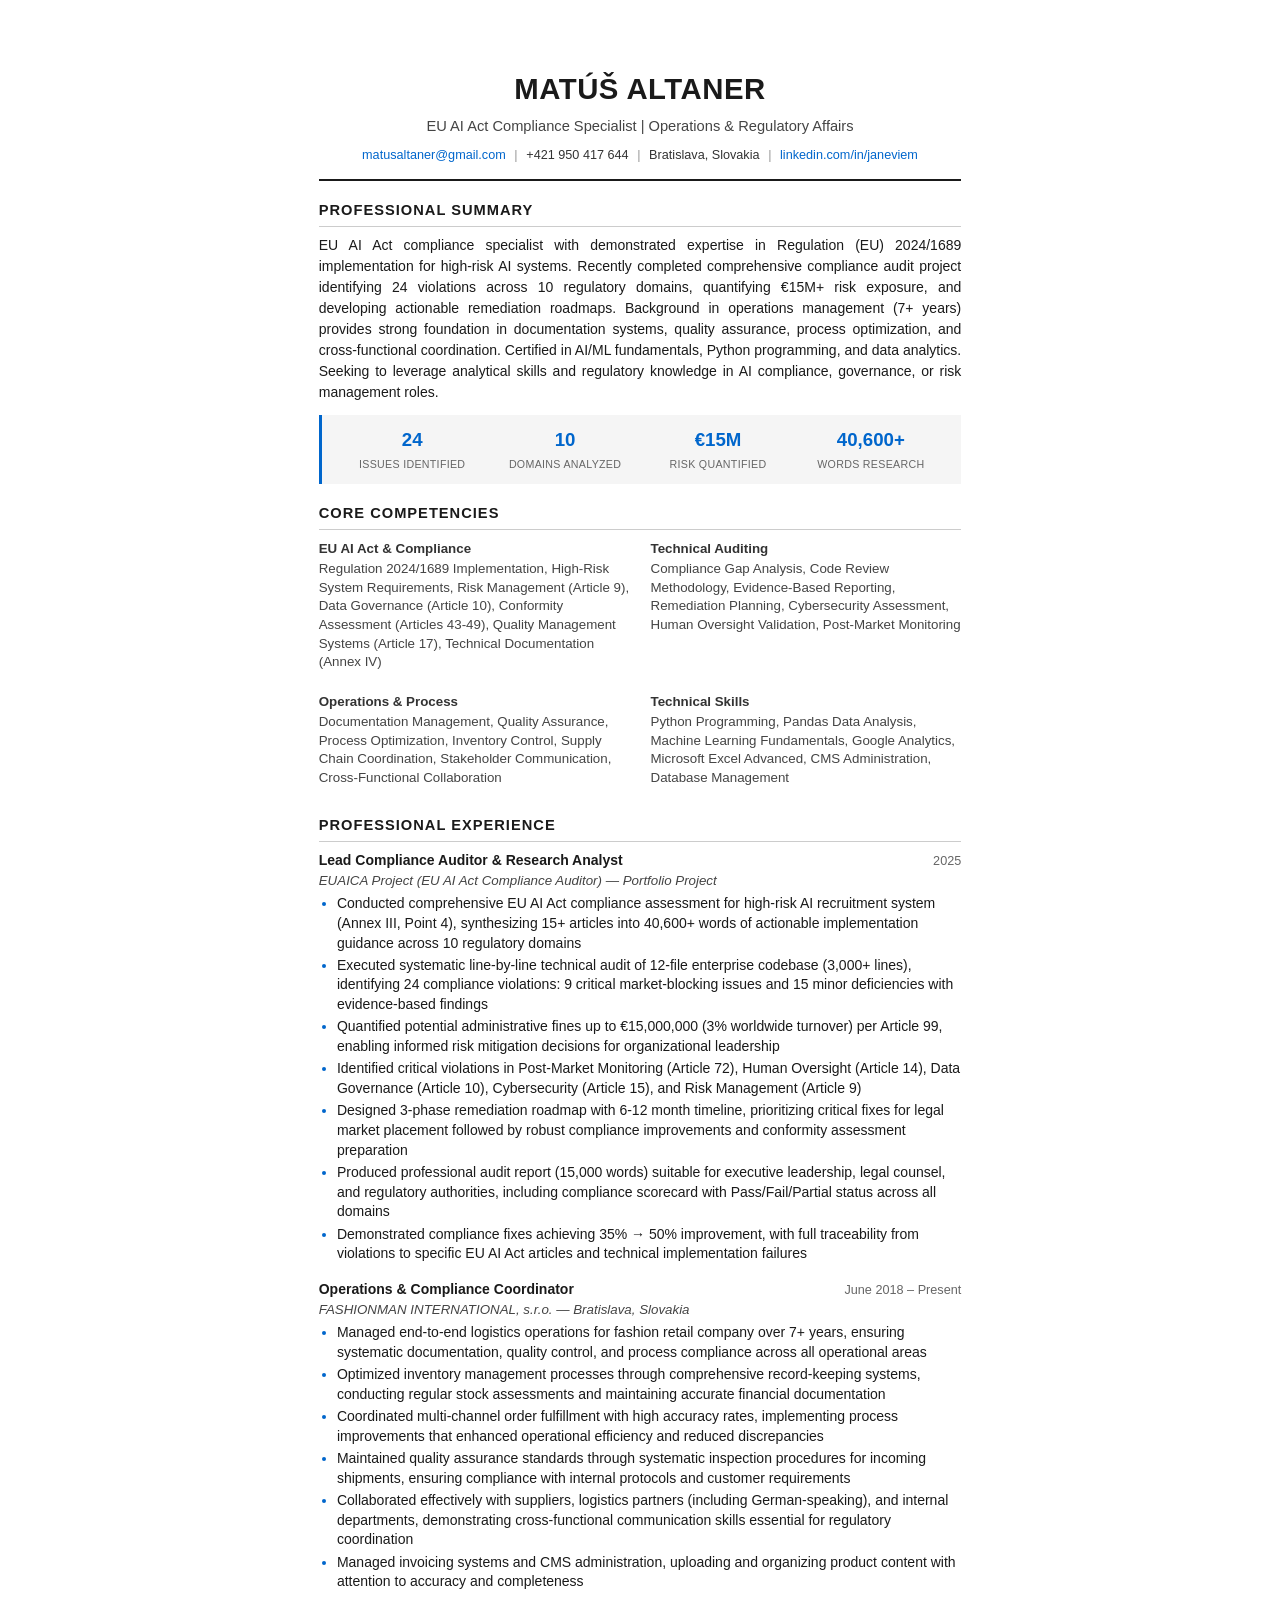
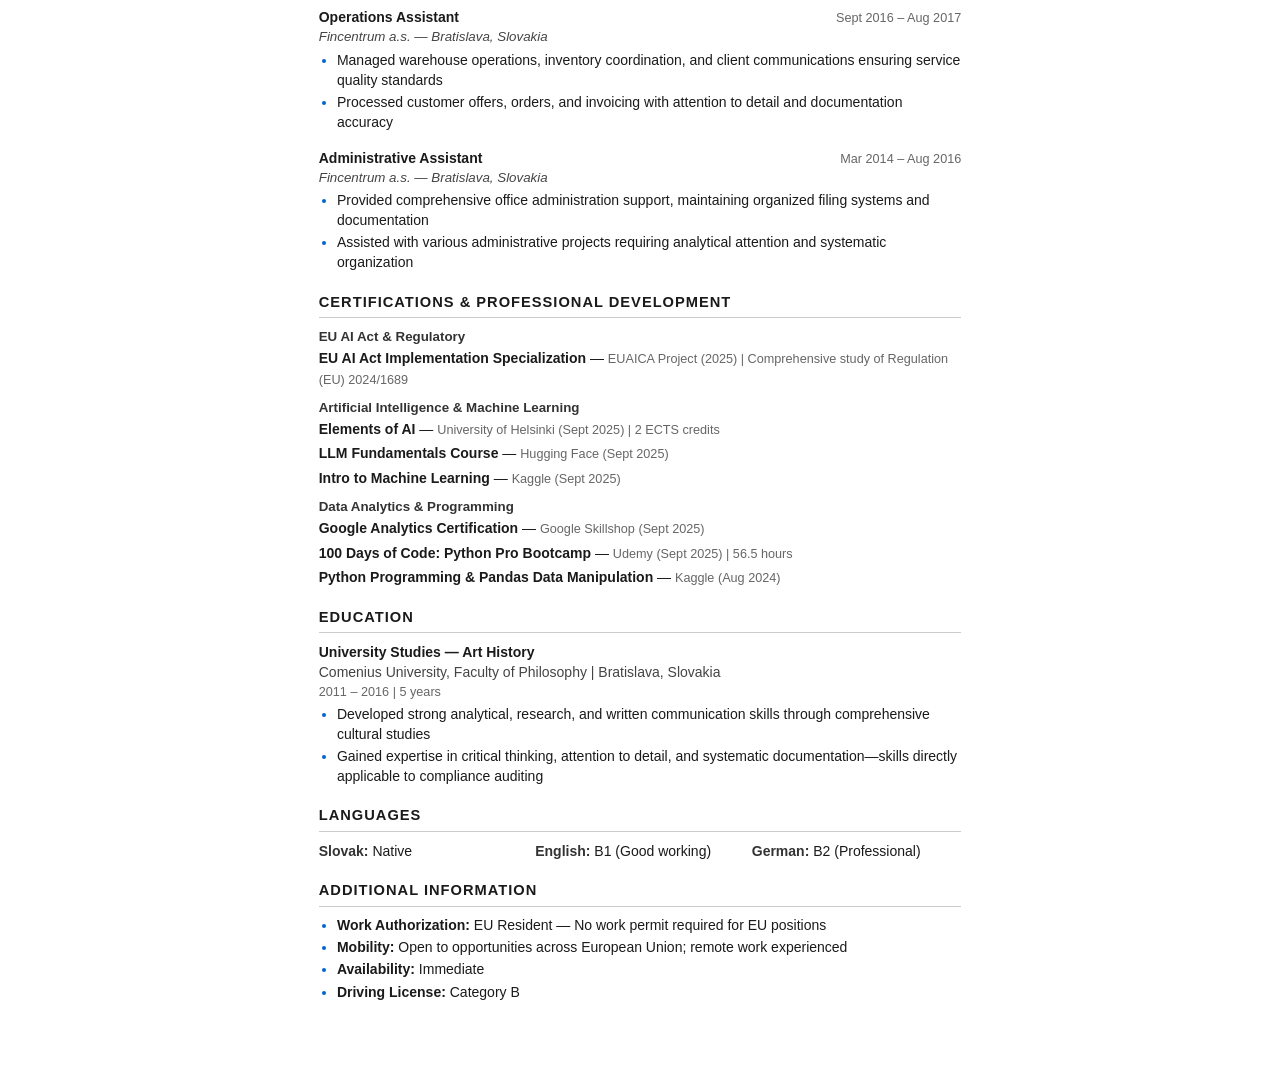
<file: CV_Matus_Altaner_EU_AI_Act.html>
<!DOCTYPE html>
<html lang="en">
<head>
    <meta charset="UTF-8">
    <meta name="viewport" content="width=device-width, initial-scale=1.0">
    <title>CV - Matúš Altaner | EU AI Act Compliance Specialist</title>
    <style>
        /* 2025 CV Best Practices - Clean, ATS-Friendly, Single Column */
        @page {
            size: A4;
            margin: 1.8cm 2cm;
        }

        * {
            margin: 0;
            padding: 0;
            box-sizing: border-box;
        }

        body {
            font-family: 'Calibri', 'Segoe UI', -apple-system, BlinkMacSystemFont, sans-serif;
            font-size: 10.5pt;
            line-height: 1.45;
            color: #1a1a1a;
            max-width: 21cm;
            margin: 0 auto;
            padding: 1.8cm 2cm;
            background: white;
        }

        /* Header - Clean, Professional */
        .header {
            text-align: center;
            margin-bottom: 1.2em;
            padding-bottom: 1em;
            border-bottom: 2px solid #1a1a1a;
        }

        .name {
            font-size: 22pt;
            font-weight: 700;
            color: #1a1a1a;
            letter-spacing: 0.5px;
            margin-bottom: 0.2em;
        }

        .title {
            font-size: 11pt;
            color: #444;
            font-weight: 500;
            margin-bottom: 0.6em;
        }

        .contact-line {
            font-size: 9.5pt;
            color: #333;
        }

        .contact-line a {
            color: #0066CC;
            text-decoration: none;
        }

        .contact-line span {
            margin: 0 0.4em;
            color: #999;
        }

        /* Section Headers */
        h2 {
            font-size: 11pt;
            font-weight: 700;
            color: #1a1a1a;
            text-transform: uppercase;
            letter-spacing: 1px;
            margin-top: 1.3em;
            margin-bottom: 0.6em;
            padding-bottom: 0.3em;
            border-bottom: 1px solid #ccc;
        }

        /* Professional Summary */
        .summary {
            text-align: justify;
            margin-bottom: 0.5em;
            line-height: 1.5;
        }

        /* Key Metrics Bar */
        .metrics-bar {
            display: flex;
            justify-content: space-between;
            background: #f5f5f5;
            padding: 0.8em 1em;
            margin: 0.8em 0 0.5em 0;
            border-left: 3px solid #0066CC;
        }

        .metric {
            text-align: center;
            flex: 1;
        }

        .metric-value {
            font-size: 14pt;
            font-weight: 700;
            color: #0066CC;
            display: block;
        }

        .metric-label {
            font-size: 8pt;
            color: #666;
            text-transform: uppercase;
            letter-spacing: 0.3px;
        }

        /* Experience */
        .experience-item {
            margin-bottom: 1.1em;
            page-break-inside: avoid;
        }

        .job-header {
            margin-bottom: 0.3em;
        }

        .job-title-line {
            display: flex;
            justify-content: space-between;
            align-items: baseline;
        }

        .job-title {
            font-weight: 700;
            font-size: 10.5pt;
            color: #1a1a1a;
        }

        .job-date {
            font-size: 9.5pt;
            color: #666;
        }

        .company {
            font-size: 10pt;
            color: #444;
            font-style: italic;
        }

        /* Lists */
        ul {
            margin-left: 1.3em;
            margin-top: 0.3em;
        }

        li {
            margin-bottom: 0.2em;
            line-height: 1.4;
        }

        li::marker {
            color: #0066CC;
        }

        /* Skills Grid */
        .skills-section {
            margin-bottom: 0.5em;
        }

        .skill-category {
            margin-bottom: 0.6em;
        }

        .skill-category-title {
            font-weight: 700;
            font-size: 10pt;
            color: #333;
            margin-bottom: 0.15em;
        }

        .skill-list {
            font-size: 10pt;
            color: #444;
            line-height: 1.4;
        }

        /* Two Column Layout for Skills */
        .two-column {
            display: grid;
            grid-template-columns: 1fr 1fr;
            gap: 0.8em 1.5em;
        }

        /* Certifications */
        .cert-item {
            margin-bottom: 0.3em;
        }

        .cert-name {
            font-weight: 600;
        }

        .cert-issuer {
            color: #666;
            font-size: 9.5pt;
        }

        /* Education */
        .education-item {
            margin-bottom: 0.6em;
        }

        .edu-degree {
            font-weight: 700;
        }

        .edu-school {
            color: #444;
        }

        .edu-date {
            color: #666;
            font-size: 9.5pt;
        }

        /* Languages */
        .languages {
            display: grid;
            grid-template-columns: repeat(3, 1fr);
            gap: 0.5em;
        }

        .lang-item strong {
            color: #333;
        }

        /* Print Optimization */
        @media print {
            body {
                padding: 0;
                -webkit-print-color-adjust: exact;
                print-color-adjust: exact;
            }

            .metrics-bar {
                background: #f5f5f5 !important;
            }

            a {
                color: #0066CC !important;
            }
        }

        /* Page Break Control */
        .page-break-before {
            page-break-before: always;
        }

        .no-break {
            page-break-inside: avoid;
        }
    </style>
</head>
<body>

<!-- HEADER -->
<header class="header">
    <div class="name">MATÚŠ ALTANER</div>
    <div class="title">EU AI Act Compliance Specialist | Operations & Regulatory Affairs</div>
    <div class="contact-line">
        <a href="mailto:matusaltaner@gmail.com">matusaltaner@gmail.com</a>
        <span>|</span>
        +421 950 417 644
        <span>|</span>
        Bratislava, Slovakia
        <span>|</span>
        <a href="https://www.linkedin.com/in/janeviem/">linkedin.com/in/janeviem</a>
    </div>
</header>

<!-- PROFESSIONAL SUMMARY -->
<section>
    <h2>Professional Summary</h2>
    <p class="summary">
        EU AI Act compliance specialist with demonstrated expertise in Regulation (EU) 2024/1689 implementation for high-risk AI systems. Recently completed comprehensive compliance audit project identifying 24 violations across 10 regulatory domains, quantifying €15M+ risk exposure, and developing actionable remediation roadmaps. Background in operations management (7+ years) provides strong foundation in documentation systems, quality assurance, process optimization, and cross-functional coordination. Certified in AI/ML fundamentals, Python programming, and data analytics. Seeking to leverage analytical skills and regulatory knowledge in AI compliance, governance, or risk management roles.
    </p>

    <!-- Key Metrics -->
    <div class="metrics-bar">
        <div class="metric">
            <span class="metric-value">24</span>
            <span class="metric-label">Issues Identified</span>
        </div>
        <div class="metric">
            <span class="metric-value">10</span>
            <span class="metric-label">Domains Analyzed</span>
        </div>
        <div class="metric">
            <span class="metric-value">€15M</span>
            <span class="metric-label">Risk Quantified</span>
        </div>
        <div class="metric">
            <span class="metric-value">40,600+</span>
            <span class="metric-label">Words Research</span>
        </div>
    </div>
</section>

<!-- CORE COMPETENCIES -->
<section>
    <h2>Core Competencies</h2>
    <div class="two-column">
        <div class="skill-category">
            <div class="skill-category-title">EU AI Act & Compliance</div>
            <div class="skill-list">Regulation 2024/1689 Implementation, High-Risk System Requirements, Risk Management (Article 9), Data Governance (Article 10), Conformity Assessment (Articles 43-49), Quality Management Systems (Article 17), Technical Documentation (Annex IV)</div>
        </div>
        <div class="skill-category">
            <div class="skill-category-title">Technical Auditing</div>
            <div class="skill-list">Compliance Gap Analysis, Code Review Methodology, Evidence-Based Reporting, Remediation Planning, Cybersecurity Assessment, Human Oversight Validation, Post-Market Monitoring</div>
        </div>
        <div class="skill-category">
            <div class="skill-category-title">Operations & Process</div>
            <div class="skill-list">Documentation Management, Quality Assurance, Process Optimization, Inventory Control, Supply Chain Coordination, Stakeholder Communication, Cross-Functional Collaboration</div>
        </div>
        <div class="skill-category">
            <div class="skill-category-title">Technical Skills</div>
            <div class="skill-list">Python Programming, Pandas Data Analysis, Machine Learning Fundamentals, Google Analytics, Microsoft Excel Advanced, CMS Administration, Database Management</div>
        </div>
    </div>
</section>

<!-- PROFESSIONAL EXPERIENCE -->
<section>
    <h2>Professional Experience</h2>

    <!-- EUAICA Project -->
    <div class="experience-item">
        <div class="job-header">
            <div class="job-title-line">
                <span class="job-title">Lead Compliance Auditor & Research Analyst</span>
                <span class="job-date">2025</span>
            </div>
            <div class="company">EUAICA Project (EU AI Act Compliance Auditor) — Portfolio Project</div>
        </div>
        <ul>
            <li>Conducted comprehensive EU AI Act compliance assessment for high-risk AI recruitment system (Annex III, Point 4), synthesizing 15+ articles into 40,600+ words of actionable implementation guidance across 10 regulatory domains</li>
            <li>Executed systematic line-by-line technical audit of 12-file enterprise codebase (3,000+ lines), identifying 24 compliance violations: 9 critical market-blocking issues and 15 minor deficiencies with evidence-based findings</li>
            <li>Quantified potential administrative fines up to €15,000,000 (3% worldwide turnover) per Article 99, enabling informed risk mitigation decisions for organizational leadership</li>
            <li>Identified critical violations in Post-Market Monitoring (Article 72), Human Oversight (Article 14), Data Governance (Article 10), Cybersecurity (Article 15), and Risk Management (Article 9)</li>
            <li>Designed 3-phase remediation roadmap with 6-12 month timeline, prioritizing critical fixes for legal market placement followed by robust compliance improvements and conformity assessment preparation</li>
            <li>Produced professional audit report (15,000 words) suitable for executive leadership, legal counsel, and regulatory authorities, including compliance scorecard with Pass/Fail/Partial status across all domains</li>
            <li>Demonstrated compliance fixes achieving 35% → 50% improvement, with full traceability from violations to specific EU AI Act articles and technical implementation failures</li>
        </ul>
    </div>

    <!-- FASHIONMAN -->
    <div class="experience-item">
        <div class="job-header">
            <div class="job-title-line">
                <span class="job-title">Operations & Compliance Coordinator</span>
                <span class="job-date">June 2018 – Present</span>
            </div>
            <div class="company">FASHIONMAN INTERNATIONAL, s.r.o. — Bratislava, Slovakia</div>
        </div>
        <ul>
            <li>Managed end-to-end logistics operations for fashion retail company over 7+ years, ensuring systematic documentation, quality control, and process compliance across all operational areas</li>
            <li>Optimized inventory management processes through comprehensive record-keeping systems, conducting regular stock assessments and maintaining accurate financial documentation</li>
            <li>Coordinated multi-channel order fulfillment with high accuracy rates, implementing process improvements that enhanced operational efficiency and reduced discrepancies</li>
            <li>Maintained quality assurance standards through systematic inspection procedures for incoming shipments, ensuring compliance with internal protocols and customer requirements</li>
            <li>Collaborated effectively with suppliers, logistics partners (including German-speaking), and internal departments, demonstrating cross-functional communication skills essential for regulatory coordination</li>
            <li>Managed invoicing systems and CMS administration, uploading and organizing product content with attention to accuracy and completeness</li>
        </ul>
    </div>

    <!-- Fincentrum -->
    <div class="experience-item">
        <div class="job-header">
            <div class="job-title-line">
                <span class="job-title">Operations Assistant</span>
                <span class="job-date">Sept 2016 – Aug 2017</span>
            </div>
            <div class="company">Fincentrum a.s. — Bratislava, Slovakia</div>
        </div>
        <ul>
            <li>Managed warehouse operations, inventory coordination, and client communications ensuring service quality standards</li>
            <li>Processed customer offers, orders, and invoicing with attention to detail and documentation accuracy</li>
        </ul>
    </div>

    <div class="experience-item">
        <div class="job-header">
            <div class="job-title-line">
                <span class="job-title">Administrative Assistant</span>
                <span class="job-date">Mar 2014 – Aug 2016</span>
            </div>
            <div class="company">Fincentrum a.s. — Bratislava, Slovakia</div>
        </div>
        <ul>
            <li>Provided comprehensive office administration support, maintaining organized filing systems and documentation</li>
            <li>Assisted with various administrative projects requiring analytical attention and systematic organization</li>
        </ul>
    </div>
</section>

<!-- CERTIFICATIONS -->
<section class="no-break">
    <h2>Certifications & Professional Development</h2>

    <div class="skill-category">
        <div class="skill-category-title">EU AI Act & Regulatory</div>
        <div class="cert-item">
            <span class="cert-name">EU AI Act Implementation Specialization</span> —
            <span class="cert-issuer">EUAICA Project (2025) | Comprehensive study of Regulation (EU) 2024/1689</span>
        </div>
    </div>

    <div class="skill-category">
        <div class="skill-category-title">Artificial Intelligence & Machine Learning</div>
        <div class="cert-item">
            <span class="cert-name">Elements of AI</span> —
            <span class="cert-issuer">University of Helsinki (Sept 2025) | 2 ECTS credits</span>
        </div>
        <div class="cert-item">
            <span class="cert-name">LLM Fundamentals Course</span> —
            <span class="cert-issuer">Hugging Face (Sept 2025)</span>
        </div>
        <div class="cert-item">
            <span class="cert-name">Intro to Machine Learning</span> —
            <span class="cert-issuer">Kaggle (Sept 2025)</span>
        </div>
    </div>

    <div class="skill-category">
        <div class="skill-category-title">Data Analytics & Programming</div>
        <div class="cert-item">
            <span class="cert-name">Google Analytics Certification</span> —
            <span class="cert-issuer">Google Skillshop (Sept 2025)</span>
        </div>
        <div class="cert-item">
            <span class="cert-name">100 Days of Code: Python Pro Bootcamp</span> —
            <span class="cert-issuer">Udemy (Sept 2025) | 56.5 hours</span>
        </div>
        <div class="cert-item">
            <span class="cert-name">Python Programming & Pandas Data Manipulation</span> —
            <span class="cert-issuer">Kaggle (Aug 2024)</span>
        </div>
    </div>
</section>

<!-- EDUCATION -->
<section class="no-break">
    <h2>Education</h2>

    <div class="education-item">
        <div class="edu-degree">University Studies — Art History</div>
        <div class="edu-school">Comenius University, Faculty of Philosophy | Bratislava, Slovakia</div>
        <div class="edu-date">2011 – 2016 | 5 years</div>
        <ul>
            <li>Developed strong analytical, research, and written communication skills through comprehensive cultural studies</li>
            <li>Gained expertise in critical thinking, attention to detail, and systematic documentation—skills directly applicable to compliance auditing</li>
        </ul>
    </div>
</section>

<!-- LANGUAGES -->
<section class="no-break">
    <h2>Languages</h2>
    <div class="languages">
        <div class="lang-item"><strong>Slovak:</strong> Native</div>
        <div class="lang-item"><strong>English:</strong> B1 (Good working)</div>
        <div class="lang-item"><strong>German:</strong> B2 (Professional)</div>
    </div>
</section>

<!-- ADDITIONAL INFO -->
<section class="no-break">
    <h2>Additional Information</h2>
    <ul>
        <li><strong>Work Authorization:</strong> EU Resident — No work permit required for EU positions</li>
        <li><strong>Mobility:</strong> Open to opportunities across European Union; remote work experienced</li>
        <li><strong>Availability:</strong> Immediate</li>
        <li><strong>Driving License:</strong> Category B</li>
    </ul>
</section>

</body>
</html>
</file>
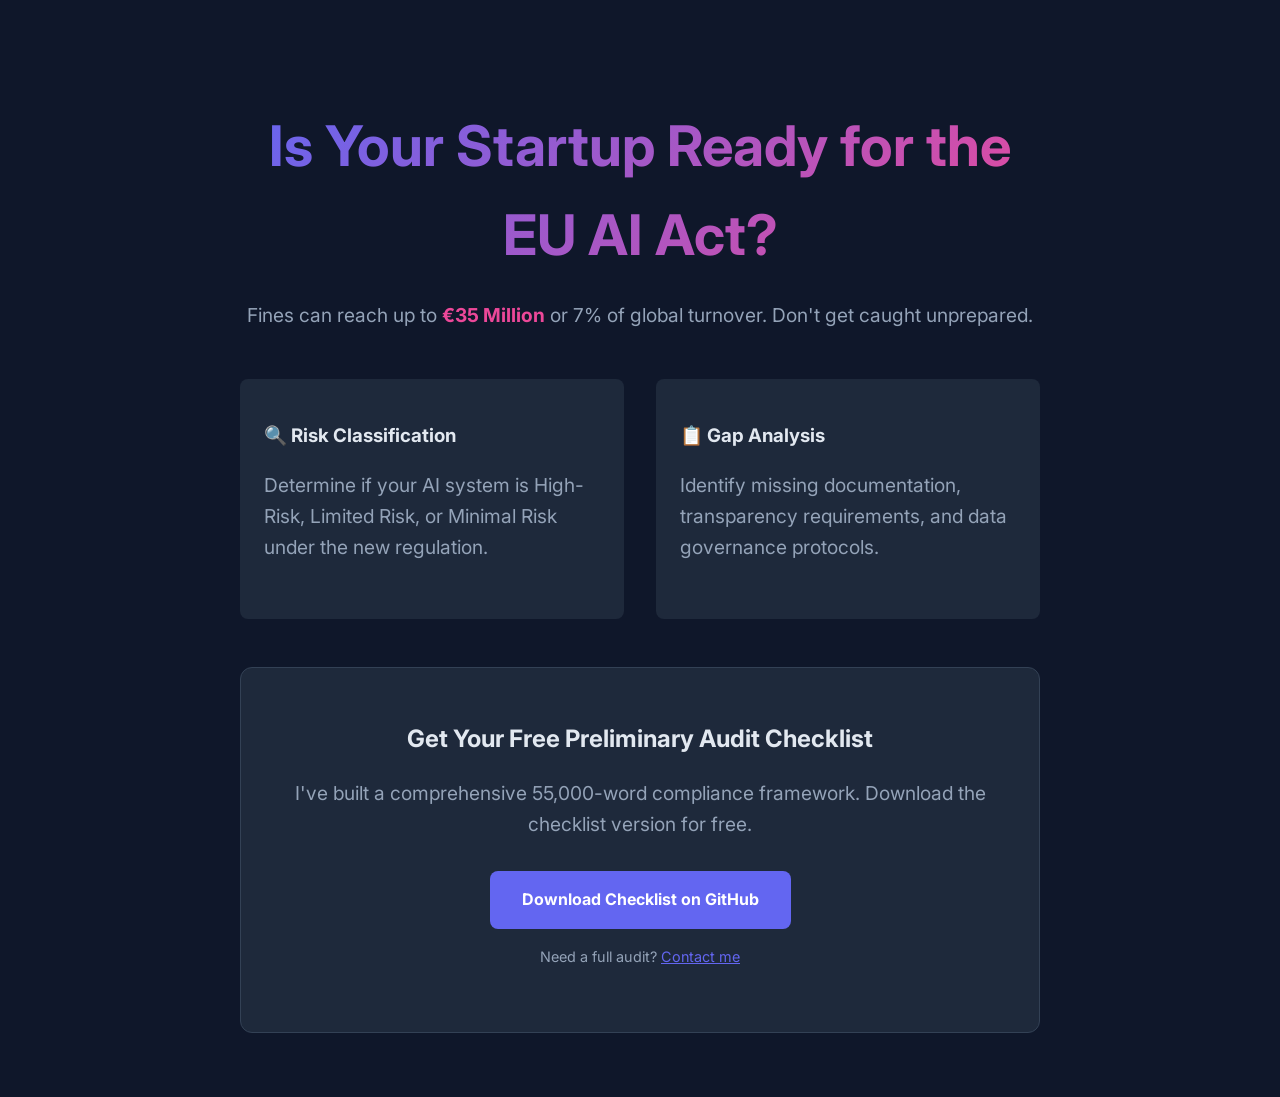
<file: landing.html>
<!DOCTYPE html>
<html lang="en">
<head>
    <meta charset="UTF-8">
    <meta name="viewport" content="width=device-width, initial-scale=1.0">
    <title>Free EU AI Act Compliance Checklist | Get Ready for 2026</title>
    <link href="https://fonts.googleapis.com/css2?family=Inter:wght@300;400;600;700&display=swap" rel="stylesheet">
    <style>
        body {
            font-family: 'Inter', sans-serif;
            margin: 0;
            padding: 0;
            background-color: #0f172a;
            color: #e2e8f0;
            line-height: 1.6;
        }
        .container {
            max-width: 800px;
            margin: 0 auto;
            padding: 4rem 2rem;
            text-align: center;
        }
        h1 {
            font-size: 3.5rem;
            background: linear-gradient(135deg, #6366f1 0%, #ec4899 100%);
            -webkit-background-clip: text;
            -webkit-text-fill-color: transparent;
            margin-bottom: 1rem;
        }
        p {
            font-size: 1.2rem;
            color: #94a3b8;
            margin-bottom: 2rem;
        }
        .cta-box {
            background: #1e293b;
            padding: 2rem;
            border-radius: 12px;
            border: 1px solid #334155;
            margin-top: 3rem;
        }
        .btn {
            background: #6366f1;
            color: white;
            padding: 1rem 2rem;
            border-radius: 8px;
            font-weight: bold;
            text-decoration: none;
            display: inline-block;
            transition: transform 0.2s;
        }
        .btn:hover {
            transform: translateY(-2px);
            background: #4f46e5;
        }
        .features {
            display: grid;
            grid-template-columns: 1fr 1fr;
            gap: 2rem;
            text-align: left;
            margin-top: 3rem;
        }
        .feature-card {
            background: #1e293b;
            padding: 1.5rem;
            border-radius: 8px;
        }
        .highlight {
            color: #ec4899;
            font-weight: bold;
        }
    </style>
</head>
<body>
    <div class="container">
        <h1>Is Your Startup Ready for the EU AI Act?</h1>
        <p>Fines can reach up to <span class="highlight">€35 Million</span> or 7% of global turnover. Don't get caught unprepared.</p>
        
        <div class="features">
            <div class="feature-card">
                <h3>🔍 Risk Classification</h3>
                <p>Determine if your AI system is High-Risk, Limited Risk, or Minimal Risk under the new regulation.</p>
            </div>
            <div class="feature-card">
                <h3>📋 Gap Analysis</h3>
                <p>Identify missing documentation, transparency requirements, and data governance protocols.</p>
            </div>
        </div>

        <div class="cta-box">
            <h2>Get Your Free Preliminary Audit Checklist</h2>
            <p>I've built a comprehensive 55,000-word compliance framework. Download the checklist version for free.</p>
            <a href="https://github.com/bardulah/EU-AI-Compliance-Auditor" class="btn">Download Checklist on GitHub</a>
            <p style="font-size: 0.9rem; margin-top: 1rem;">Need a full audit? <a href="mailto:matusaltaner@gmail.com" style="color: #6366f1;">Contact me</a></p>
        </div>
    </div>
</body>
</html>
</file>
<file: styles.css>
/* =============================================================================
   EU AI Act Compliance Portfolio - Professional Stylesheet
   Mobile-First Responsive Design | No External Dependencies
   ============================================================================= */

/* -----------------------------------------------------------------------------
   CSS Reset & Base Styles
   ----------------------------------------------------------------------------- */
* {
    margin: 0;
    padding: 0;
    box-sizing: border-box;
}

:root {
    /* Color Palette - Professional & Trust-Oriented */
    --primary-blue: #0066CC;
    --primary-dark: #004080;
    --secondary-blue: #3399FF;
    --accent-green: #00A67E;
    --dark-gray: #1A1A1A;
    --medium-gray: #4A4A4A;
    --light-gray: #F5F5F5;
    --white: #FFFFFF;
    --border-color: #E0E0E0;
    --shadow-light: rgba(0, 0, 0, 0.1);
    --shadow-medium: rgba(0, 0, 0, 0.15);

    /* Typography */
    --font-primary: -apple-system, BlinkMacSystemFont, 'Segoe UI', Roboto, Oxygen, Ubuntu, Cantarell, sans-serif;
    --font-mono: 'SF Mono', Monaco, 'Courier New', monospace;

    /* Spacing */
    --spacing-xs: 0.5rem;
    --spacing-sm: 1rem;
    --spacing-md: 1.5rem;
    --spacing-lg: 2.5rem;
    --spacing-xl: 4rem;

    /* Layout */
    --max-width: 1200px;
    --border-radius: 8px;
    --transition: all 0.3s ease;
}

html {
    scroll-behavior: smooth;
    font-size: 16px;
}

body {
    font-family: var(--font-primary);
    line-height: 1.6;
    color: var(--dark-gray);
    background-color: var(--white);
    -webkit-font-smoothing: antialiased;
    -moz-osx-font-smoothing: grayscale;
}

.container {
    max-width: var(--max-width);
    margin: 0 auto;
    padding: 0 var(--spacing-sm);
}

/* -----------------------------------------------------------------------------
   Typography
   ----------------------------------------------------------------------------- */
h1, h2, h3, h4, h5, h6 {
    font-weight: 700;
    line-height: 1.2;
    margin-bottom: var(--spacing-sm);
    color: var(--dark-gray);
}

h1 { font-size: 2.5rem; }
h2 { font-size: 2rem; }
h3 { font-size: 1.5rem; }
h4 { font-size: 1.25rem; }
h5 { font-size: 1.1rem; }
h6 { font-size: 1rem; }

p {
    margin-bottom: var(--spacing-sm);
}

a {
    color: var(--primary-blue);
    text-decoration: none;
    transition: var(--transition);
}

a:hover {
    color: var(--primary-dark);
    text-decoration: underline;
}

ul {
    list-style-position: inside;
}

strong {
    font-weight: 600;
    color: var(--dark-gray);
}

/* -----------------------------------------------------------------------------
   Navigation
   ----------------------------------------------------------------------------- */
.navbar {
    background: var(--white);
    border-bottom: 2px solid var(--border-color);
    padding: var(--spacing-sm) 0;
    position: sticky;
    top: 0;
    z-index: 1000;
    box-shadow: 0 2px 10px var(--shadow-light);
}

.navbar .container {
    display: flex;
    justify-content: space-between;
    align-items: center;
}

.nav-brand {
    display: flex;
    flex-direction: column;
}

.nav-brand strong {
    font-size: 1.5rem;
    color: var(--primary-blue);
    letter-spacing: -0.5px;
}

.nav-tagline {
    font-size: 0.75rem;
    color: var(--medium-gray);
    text-transform: uppercase;
    letter-spacing: 0.5px;
}

.nav-menu {
    display: flex;
    gap: var(--spacing-md);
    list-style: none;
}

.nav-menu a {
    color: var(--dark-gray);
    font-weight: 500;
    text-decoration: none;
    padding: var(--spacing-xs) var(--spacing-sm);
    border-radius: var(--border-radius);
    transition: var(--transition);
}

.nav-menu a:hover {
    background-color: var(--light-gray);
    color: var(--primary-blue);
    text-decoration: none;
}

/* -----------------------------------------------------------------------------
   Buttons
   ----------------------------------------------------------------------------- */
.btn {
    display: inline-block;
    padding: 0.75rem 1.5rem;
    border-radius: var(--border-radius);
    font-weight: 600;
    text-align: center;
    transition: var(--transition);
    cursor: pointer;
    border: 2px solid transparent;
    text-decoration: none;
}

.btn-primary {
    background-color: var(--primary-blue);
    color: var(--white);
}

.btn-primary:hover {
    background-color: var(--primary-dark);
    transform: translateY(-2px);
    box-shadow: 0 4px 12px var(--shadow-medium);
    text-decoration: none;
}

.btn-secondary {
    background-color: transparent;
    color: var(--primary-blue);
    border-color: var(--primary-blue);
}

.btn-secondary:hover {
    background-color: var(--primary-blue);
    color: var(--white);
    text-decoration: none;
}

.btn-large {
    padding: 1rem 2.5rem;
    font-size: 1.1rem;
}

/* -----------------------------------------------------------------------------
   Hero Section
   ----------------------------------------------------------------------------- */
.hero {
    background: linear-gradient(135deg, var(--primary-blue) 0%, var(--primary-dark) 100%);
    color: var(--white);
    padding: var(--spacing-xl) 0;
    text-align: center;
}

.hero-title {
    font-size: 2.5rem;
    margin-bottom: var(--spacing-sm);
    color: var(--white);
}

.hero-subtitle {
    font-size: 1.25rem;
    margin-bottom: var(--spacing-md);
    color: rgba(255, 255, 255, 0.9);
}

.hero-description {
    max-width: 800px;
    margin: 0 auto var(--spacing-lg);
    font-size: 1.05rem;
    line-height: 1.7;
    color: rgba(255, 255, 255, 0.95);
}

.hero-specialties {
    display: flex;
    flex-wrap: wrap;
    justify-content: center;
    gap: var(--spacing-sm);
    margin-bottom: var(--spacing-lg);
}

.specialty-tag {
    background-color: rgba(255, 255, 255, 0.2);
    padding: 0.5rem 1rem;
    border-radius: 20px;
    font-size: 0.9rem;
    font-weight: 500;
    backdrop-filter: blur(10px);
}

.hero-cta {
    display: flex;
    gap: var(--spacing-sm);
    justify-content: center;
    margin-bottom: var(--spacing-xl);
}

.hero-stats {
    display: grid;
    grid-template-columns: repeat(auto-fit, minmax(150px, 1fr));
    gap: var(--spacing-md);
    max-width: 900px;
    margin: 0 auto;
}

.stat-item {
    text-align: center;
    padding: var(--spacing-sm);
}

.stat-number {
    font-size: 2.5rem;
    font-weight: 700;
    color: var(--white);
    margin-bottom: 0.25rem;
}

.stat-label {
    font-size: 0.9rem;
    color: rgba(255, 255, 255, 0.8);
    text-transform: uppercase;
    letter-spacing: 0.5px;
}

/* -----------------------------------------------------------------------------
   Section Styles
   ----------------------------------------------------------------------------- */
section {
    padding: var(--spacing-xl) 0;
}

.section-title {
    text-align: center;
    font-size: 2.5rem;
    margin-bottom: var(--spacing-sm);
    color: var(--dark-gray);
}

.section-subtitle {
    text-align: center;
    font-size: 1.25rem;
    color: var(--medium-gray);
    margin-bottom: var(--spacing-lg);
}

/* -----------------------------------------------------------------------------
   Portfolio Section
   ----------------------------------------------------------------------------- */
.portfolio {
    background-color: var(--light-gray);
}

.project-overview {
    background-color: var(--white);
    border-radius: var(--border-radius);
    padding: var(--spacing-lg);
    margin-bottom: var(--spacing-lg);
    box-shadow: 0 2px 8px var(--shadow-light);
}

.project-meta {
    display: grid;
    grid-template-columns: repeat(auto-fit, minmax(250px, 1fr));
    gap: var(--spacing-sm);
}

.meta-item {
    padding: var(--spacing-sm);
    background-color: var(--light-gray);
    border-radius: var(--border-radius);
    font-size: 0.95rem;
}

.achievements-grid {
    display: grid;
    grid-template-columns: repeat(auto-fit, minmax(280px, 1fr));
    gap: var(--spacing-md);
    margin-bottom: var(--spacing-lg);
}

.achievement-card {
    background-color: var(--white);
    border-radius: var(--border-radius);
    padding: var(--spacing-lg);
    box-shadow: 0 2px 8px var(--shadow-light);
    transition: var(--transition);
}

.achievement-card:hover {
    transform: translateY(-4px);
    box-shadow: 0 4px 16px var(--shadow-medium);
}

.achievement-card h3 {
    color: var(--primary-blue);
    margin-bottom: var(--spacing-md);
    font-size: 1.25rem;
}

.achievement-list {
    list-style: none;
    padding: 0;
}

.achievement-list li {
    padding-left: 1.5rem;
    margin-bottom: var(--spacing-sm);
    position: relative;
}

.achievement-list li::before {
    content: "✓";
    position: absolute;
    left: 0;
    color: var(--accent-green);
    font-weight: bold;
}

.competencies {
    background-color: var(--white);
    border-radius: var(--border-radius);
    padding: var(--spacing-lg);
    margin-bottom: var(--spacing-lg);
    box-shadow: 0 2px 8px var(--shadow-light);
}

.competencies h3 {
    text-align: center;
    color: var(--dark-gray);
    margin-bottom: var(--spacing-lg);
}

.competency-grid {
    display: grid;
    grid-template-columns: repeat(auto-fit, minmax(250px, 1fr));
    gap: var(--spacing-md);
}

.competency-category h4 {
    color: var(--primary-blue);
    margin-bottom: var(--spacing-sm);
    font-size: 1.1rem;
}

.competency-category ul {
    list-style: none;
    padding: 0;
}

.competency-category li {
    padding: 0.25rem 0;
    color: var(--medium-gray);
    font-size: 0.95rem;
}

.deliverables {
    background-color: var(--white);
    border-radius: var(--border-radius);
    padding: var(--spacing-lg);
    box-shadow: 0 2px 8px var(--shadow-light);
}

.deliverables h3 {
    text-align: center;
    margin-bottom: var(--spacing-lg);
}

.deliverables-table {
    display: grid;
    gap: 0.5rem;
}

.deliverable-row {
    display: grid;
    grid-template-columns: 2fr 1fr 1fr 2fr;
    gap: var(--spacing-sm);
    padding: var(--spacing-sm);
    align-items: center;
    border-radius: var(--border-radius);
}

.deliverable-header {
    background-color: var(--primary-blue);
    color: var(--white);
    font-weight: 600;
}

.deliverable-row:not(.deliverable-header) {
    background-color: var(--light-gray);
}

.deliverable-row:not(.deliverable-header):hover {
    background-color: #E8E8E8;
}

/* -----------------------------------------------------------------------------
   Training Section
   ----------------------------------------------------------------------------- */
.training {
    background-color: var(--white);
}

.training-intro {
    max-width: 900px;
    margin: 0 auto var(--spacing-lg);
    text-align: center;
}

.training-description {
    font-size: 1.1rem;
    line-height: 1.7;
    color: var(--medium-gray);
}

.training-features {
    display: grid;
    grid-template-columns: repeat(auto-fit, minmax(250px, 1fr));
    gap: var(--spacing-md);
    margin-bottom: var(--spacing-lg);
}

.feature-card {
    background-color: var(--light-gray);
    border-radius: var(--border-radius);
    padding: var(--spacing-lg);
    text-align: center;
    transition: var(--transition);
}

.feature-card:hover {
    background-color: var(--primary-blue);
    color: var(--white);
    transform: translateY(-4px);
}

.feature-icon {
    font-size: 2rem;
    color: var(--accent-green);
    margin-bottom: var(--spacing-sm);
}

.feature-card:hover .feature-icon {
    color: var(--white);
}

.feature-card h3 {
    font-size: 1.1rem;
    margin-bottom: var(--spacing-xs);
}

.feature-card:hover h3,
.feature-card:hover p {
    color: var(--white);
}

.training-value {
    background-color: var(--light-gray);
    border-radius: var(--border-radius);
    padding: var(--spacing-lg);
    margin-bottom: var(--spacing-lg);
}

.training-value h3 {
    color: var(--primary-blue);
    margin-bottom: var(--spacing-md);
}

.training-impact {
    background-color: rgba(0, 102, 204, 0.1);
    border-left: 4px solid var(--primary-blue);
    padding: var(--spacing-md);
    margin-top: var(--spacing-md);
    font-style: italic;
}

.pricing {
    margin-bottom: var(--spacing-lg);
}

.pricing h3 {
    text-align: center;
    margin-bottom: var(--spacing-lg);
    font-size: 2rem;
}

.pricing-grid {
    display: grid;
    grid-template-columns: repeat(auto-fit, minmax(280px, 1fr));
    gap: var(--spacing-md);
    margin-bottom: var(--spacing-lg);
}

.pricing-card {
    background-color: var(--white);
    border: 2px solid var(--border-color);
    border-radius: var(--border-radius);
    padding: var(--spacing-lg);
    text-align: center;
    transition: var(--transition);
    position: relative;
}

.pricing-card:hover {
    transform: translateY(-8px);
    box-shadow: 0 8px 24px var(--shadow-medium);
    border-color: var(--primary-blue);
}

.pricing-card.featured {
    border-color: var(--accent-green);
    border-width: 3px;
}

.pricing-badge {
    background-color: var(--primary-blue);
    color: var(--white);
    padding: 0.5rem 1rem;
    border-radius: 20px;
    font-size: 0.85rem;
    font-weight: 600;
    display: inline-block;
    margin-bottom: var(--spacing-sm);
}

.featured-badge {
    background-color: var(--accent-green);
}

.pricing-card h4 {
    font-size: 1.5rem;
    margin-bottom: var(--spacing-sm);
}

.price {
    font-size: 2.5rem;
    font-weight: 700;
    color: var(--primary-blue);
    margin: var(--spacing-sm) 0;
}

.duration {
    color: var(--medium-gray);
    font-size: 0.9rem;
    margin-bottom: var(--spacing-md);
}

.pricing-features {
    list-style: none;
    padding: 0;
    margin-bottom: var(--spacing-lg);
    text-align: left;
}

.pricing-features li {
    padding: 0.5rem 0;
    color: var(--medium-gray);
    border-bottom: 1px solid var(--border-color);
}

.pricing-features li:last-child {
    border-bottom: none;
}

.corporate-pricing {
    background-color: var(--light-gray);
    border-radius: var(--border-radius);
    padding: var(--spacing-lg);
    margin-bottom: var(--spacing-md);
}

.corporate-pricing h4 {
    text-align: center;
    margin-bottom: var(--spacing-md);
    color: var(--primary-blue);
}

.corporate-tiers {
    display: grid;
    grid-template-columns: repeat(auto-fit, minmax(250px, 1fr));
    gap: var(--spacing-sm);
}

.tier {
    background-color: var(--white);
    padding: var(--spacing-md);
    border-radius: var(--border-radius);
    text-align: center;
}

.included {
    background-color: rgba(0, 166, 126, 0.1);
    border-radius: var(--border-radius);
    padding: var(--spacing-lg);
}

.included h4 {
    color: var(--accent-green);
    margin-bottom: var(--spacing-md);
}

.included-list {
    list-style: none;
    padding: 0;
}

.included-list li {
    padding: 0.5rem 0;
    padding-left: 1.5rem;
    position: relative;
}

.included-list li::before {
    content: "✓";
    position: absolute;
    left: 0;
    color: var(--accent-green);
    font-weight: bold;
}

.training-cta {
    background: linear-gradient(135deg, var(--primary-blue) 0%, var(--primary-dark) 100%);
    color: var(--white);
    border-radius: var(--border-radius);
    padding: var(--spacing-xl);
    text-align: center;
}

.training-cta h3 {
    color: var(--white);
    font-size: 2rem;
    margin-bottom: var(--spacing-sm);
}

.training-cta p {
    font-size: 1.1rem;
    margin-bottom: var(--spacing-lg);
    color: rgba(255, 255, 255, 0.95);
}

/* -----------------------------------------------------------------------------
   Contact Section
   ----------------------------------------------------------------------------- */
.contact {
    background-color: var(--light-gray);
}

.contact-grid {
    display: grid;
    grid-template-columns: repeat(auto-fit, minmax(300px, 1fr));
    gap: var(--spacing-lg);
    margin-bottom: var(--spacing-lg);
}

.contact-info,
.services-offered {
    background-color: var(--white);
    border-radius: var(--border-radius);
    padding: var(--spacing-lg);
    box-shadow: 0 2px 8px var(--shadow-light);
}

.contact-info h3,
.services-offered h3 {
    color: var(--primary-blue);
    margin-bottom: var(--spacing-md);
}

.contact-item {
    padding: 0.75rem 0;
    border-bottom: 1px solid var(--border-color);
}

.contact-item:last-child {
    border-bottom: none;
}

.services-list {
    list-style: none;
    padding: 0;
}

.services-list li {
    padding: 0.75rem 0;
    border-bottom: 1px solid var(--border-color);
}

.services-list li:last-child {
    border-bottom: none;
}

.trust-section {
    background-color: var(--white);
    border-radius: var(--border-radius);
    padding: var(--spacing-lg);
    margin-bottom: var(--spacing-lg);
    box-shadow: 0 2px 8px var(--shadow-light);
}

.trust-section h3 {
    text-align: center;
    color: var(--primary-blue);
    margin-bottom: var(--spacing-lg);
}

.trust-badges {
    display: grid;
    grid-template-columns: repeat(auto-fit, minmax(200px, 1fr));
    gap: var(--spacing-md);
}

.trust-badge {
    background-color: var(--light-gray);
    border-radius: var(--border-radius);
    padding: var(--spacing-lg);
    text-align: center;
    transition: var(--transition);
}

.trust-badge:hover {
    background-color: var(--primary-blue);
    color: var(--white);
    transform: translateY(-4px);
}

.badge-title {
    font-size: 1.5rem;
    font-weight: 700;
    margin-bottom: 0.25rem;
}

.badge-subtitle {
    font-size: 0.9rem;
    color: var(--medium-gray);
}

.trust-badge:hover .badge-subtitle {
    color: rgba(255, 255, 255, 0.9);
}

.target-roles {
    background-color: var(--white);
    border-radius: var(--border-radius);
    padding: var(--spacing-lg);
    box-shadow: 0 2px 8px var(--shadow-light);
}

.target-roles h3 {
    text-align: center;
    color: var(--primary-blue);
    margin-bottom: var(--spacing-lg);
}

.roles-grid {
    display: grid;
    grid-template-columns: repeat(auto-fit, minmax(220px, 1fr));
    gap: var(--spacing-sm);
}

.role-card {
    background-color: var(--light-gray);
    padding: var(--spacing-md);
    border-radius: var(--border-radius);
    text-align: center;
    font-weight: 600;
    color: var(--dark-gray);
    transition: var(--transition);
}

.role-card:hover {
    background-color: var(--primary-blue);
    color: var(--white);
    transform: scale(1.05);
}

/* -----------------------------------------------------------------------------
   Footer
   ----------------------------------------------------------------------------- */
.footer {
    background-color: var(--dark-gray);
    color: rgba(255, 255, 255, 0.8);
    padding: var(--spacing-xl) 0 var(--spacing-md);
}

.footer-content {
    display: grid;
    grid-template-columns: repeat(auto-fit, minmax(200px, 1fr));
    gap: var(--spacing-lg);
    margin-bottom: var(--spacing-lg);
}

.footer-section h4 {
    color: var(--white);
    margin-bottom: var(--spacing-sm);
    font-size: 1.1rem;
}

.footer-section ul {
    list-style: none;
    padding: 0;
}

.footer-section ul li {
    padding: 0.25rem 0;
}

.footer-section a {
    color: rgba(255, 255, 255, 0.7);
}

.footer-section a:hover {
    color: var(--white);
}

.footer-bottom {
    border-top: 1px solid rgba(255, 255, 255, 0.1);
    padding-top: var(--spacing-md);
    text-align: center;
    font-size: 0.9rem;
}

.footer-bottom small {
    display: block;
    margin-top: 0.5rem;
    color: rgba(255, 255, 255, 0.5);
}

/* -----------------------------------------------------------------------------
   Responsive Design - Mobile First Approach
   ----------------------------------------------------------------------------- */

/* Small devices (landscape phones, 576px and up) */
@media (max-width: 576px) {
    .hero-title {
        font-size: 1.75rem;
    }

    .hero-subtitle {
        font-size: 1rem;
    }

    .hero-cta {
        flex-direction: column;
    }

    .nav-menu {
        display: none; /* Simple solution for mobile - consider hamburger menu for production */
    }

    .deliverable-row {
        grid-template-columns: 1fr;
        gap: 0.25rem;
    }

    .deliverable-header {
        display: none;
    }

    .pricing-grid {
        grid-template-columns: 1fr;
    }

    h1 { font-size: 2rem; }
    h2 { font-size: 1.75rem; }
}

/* Medium devices (tablets, 768px and up) */
@media (min-width: 768px) {
    .container {
        padding: 0 var(--spacing-md);
    }

    .hero-stats {
        grid-template-columns: repeat(4, 1fr);
    }
}

/* Large devices (desktops, 992px and up) */
@media (min-width: 992px) {
    .hero-title {
        font-size: 3rem;
    }

    .section-title {
        font-size: 2.75rem;
    }
}

/* Extra large devices (large desktops, 1200px and up) */
@media (min-width: 1200px) {
    .container {
        padding: 0 var(--spacing-lg);
    }
}

/* -----------------------------------------------------------------------------
   Print Styles
   ----------------------------------------------------------------------------- */
@media print {
    .navbar,
    .hero-cta,
    .btn,
    .footer {
        display: none;
    }

    body {
        color: #000;
        background: #fff;
    }

    .hero {
        background: #fff;
        color: #000;
    }

    a {
        text-decoration: underline;
        color: #000;
    }
}

/* -----------------------------------------------------------------------------
   Accessibility Improvements
   ----------------------------------------------------------------------------- */
.btn:focus,
a:focus,
.nav-menu a:focus {
    outline: 2px solid var(--accent-green);
    outline-offset: 2px;
}

/* Reduced motion for users who prefer it */
@media (prefers-reduced-motion: reduce) {
    * {
        animation-duration: 0.01ms !important;
        animation-iteration-count: 1 !important;
        transition-duration: 0.01ms !important;
    }

    html {
        scroll-behavior: auto;
    }
}

/* High contrast mode support */
@media (prefers-contrast: high) {
    :root {
        --primary-blue: #0052A3;
        --dark-gray: #000000;
    }
}
</file>
